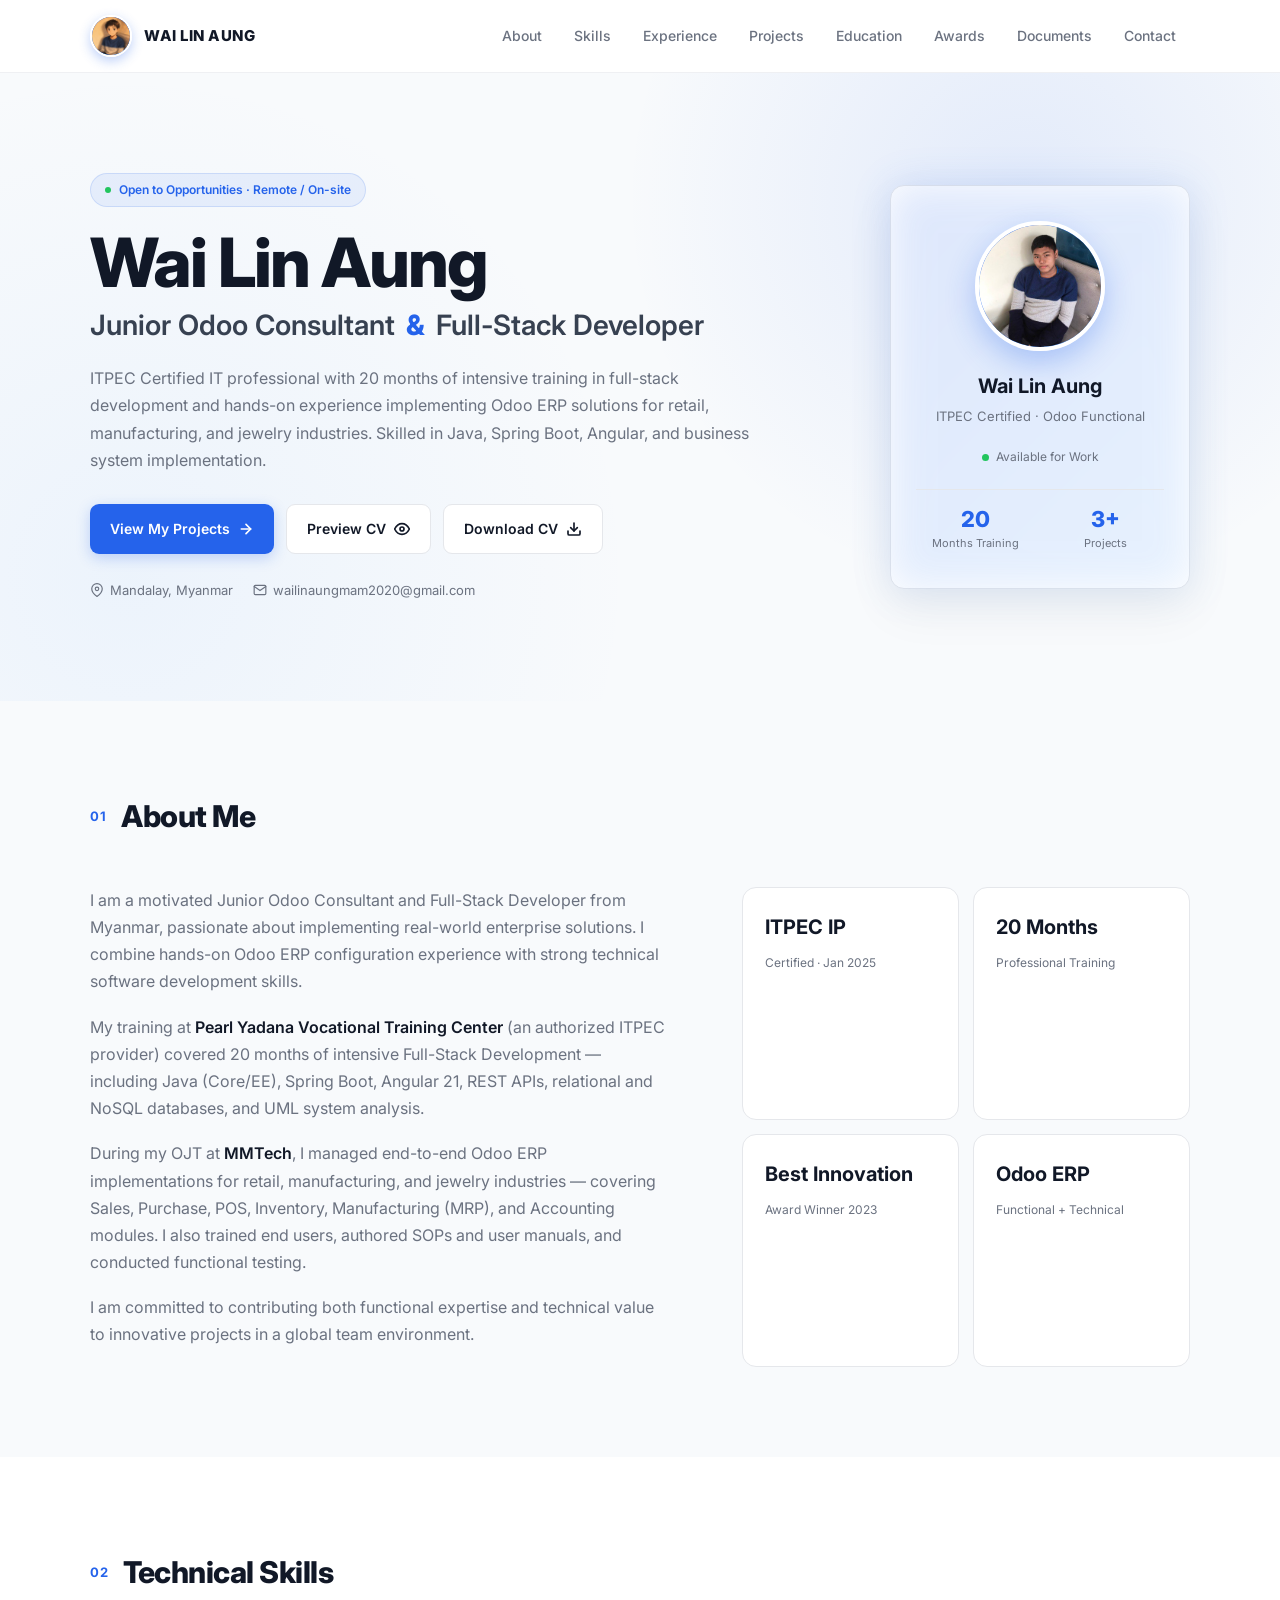
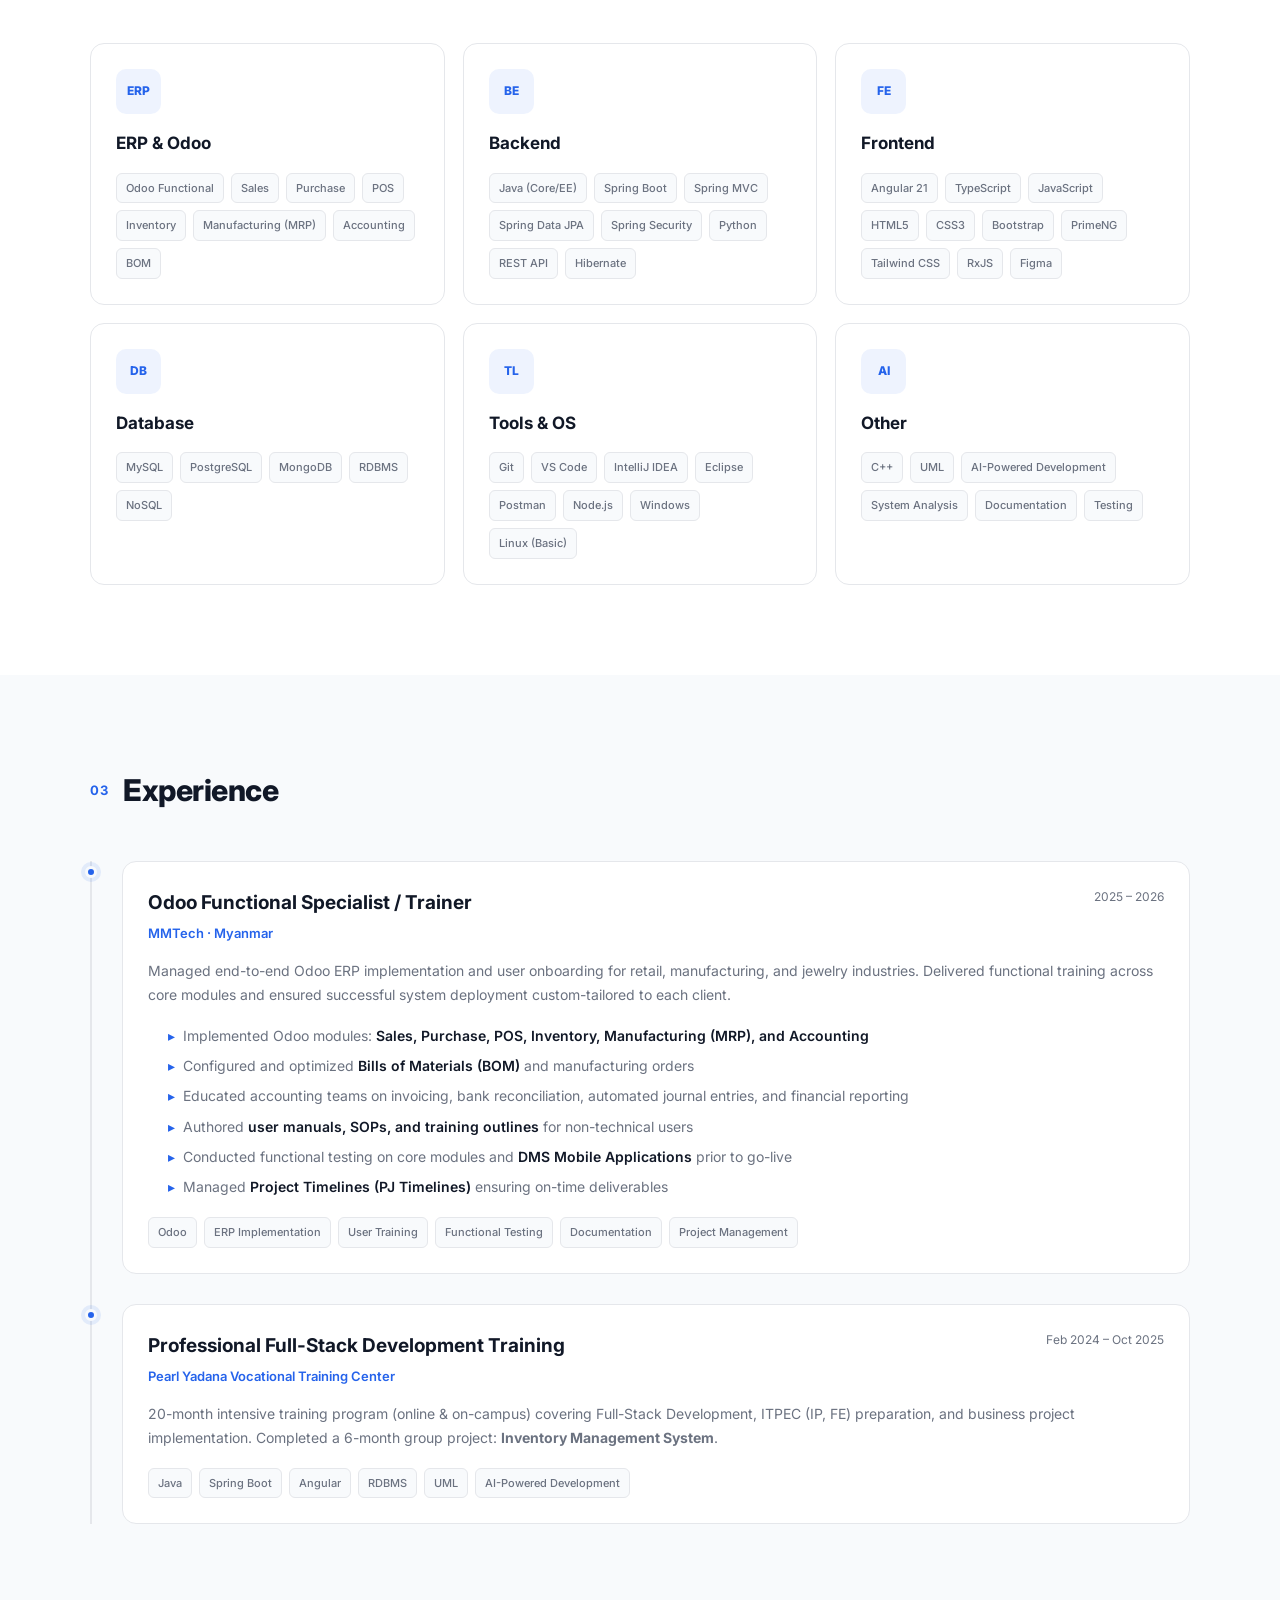
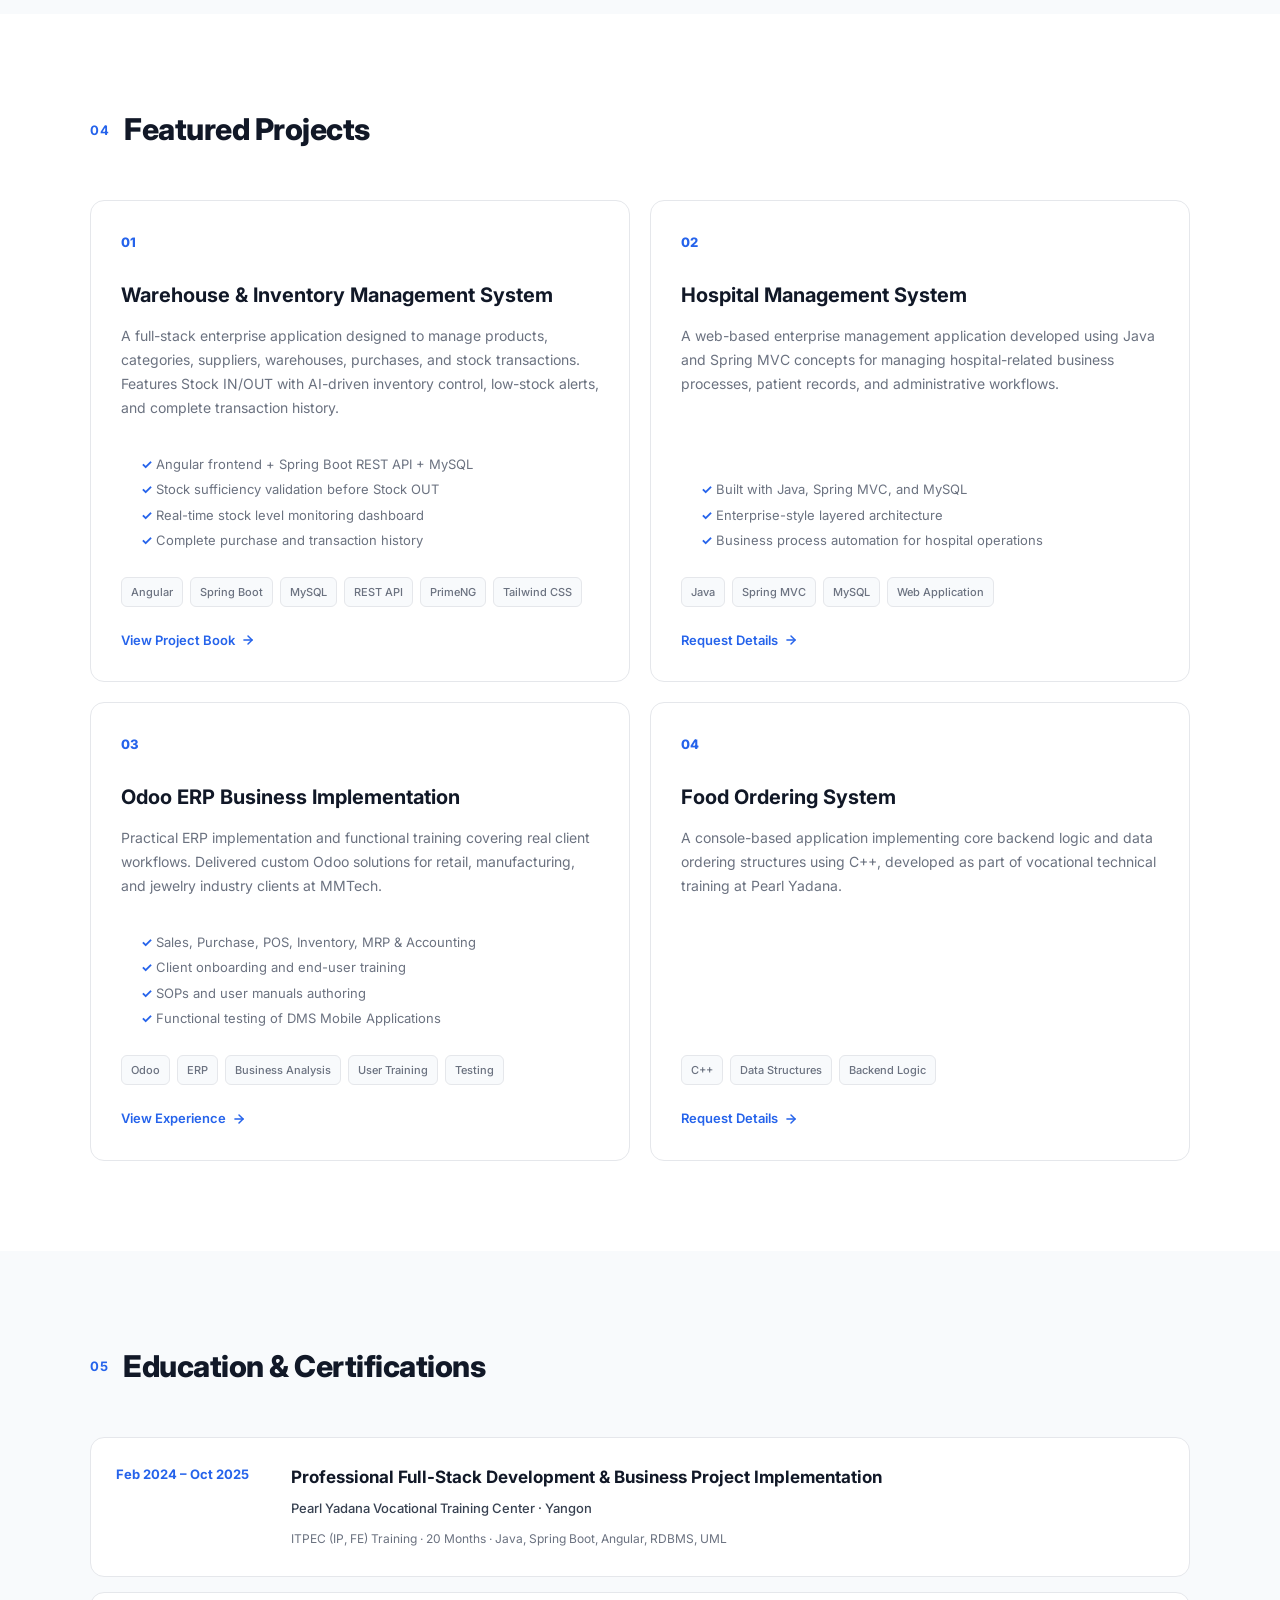
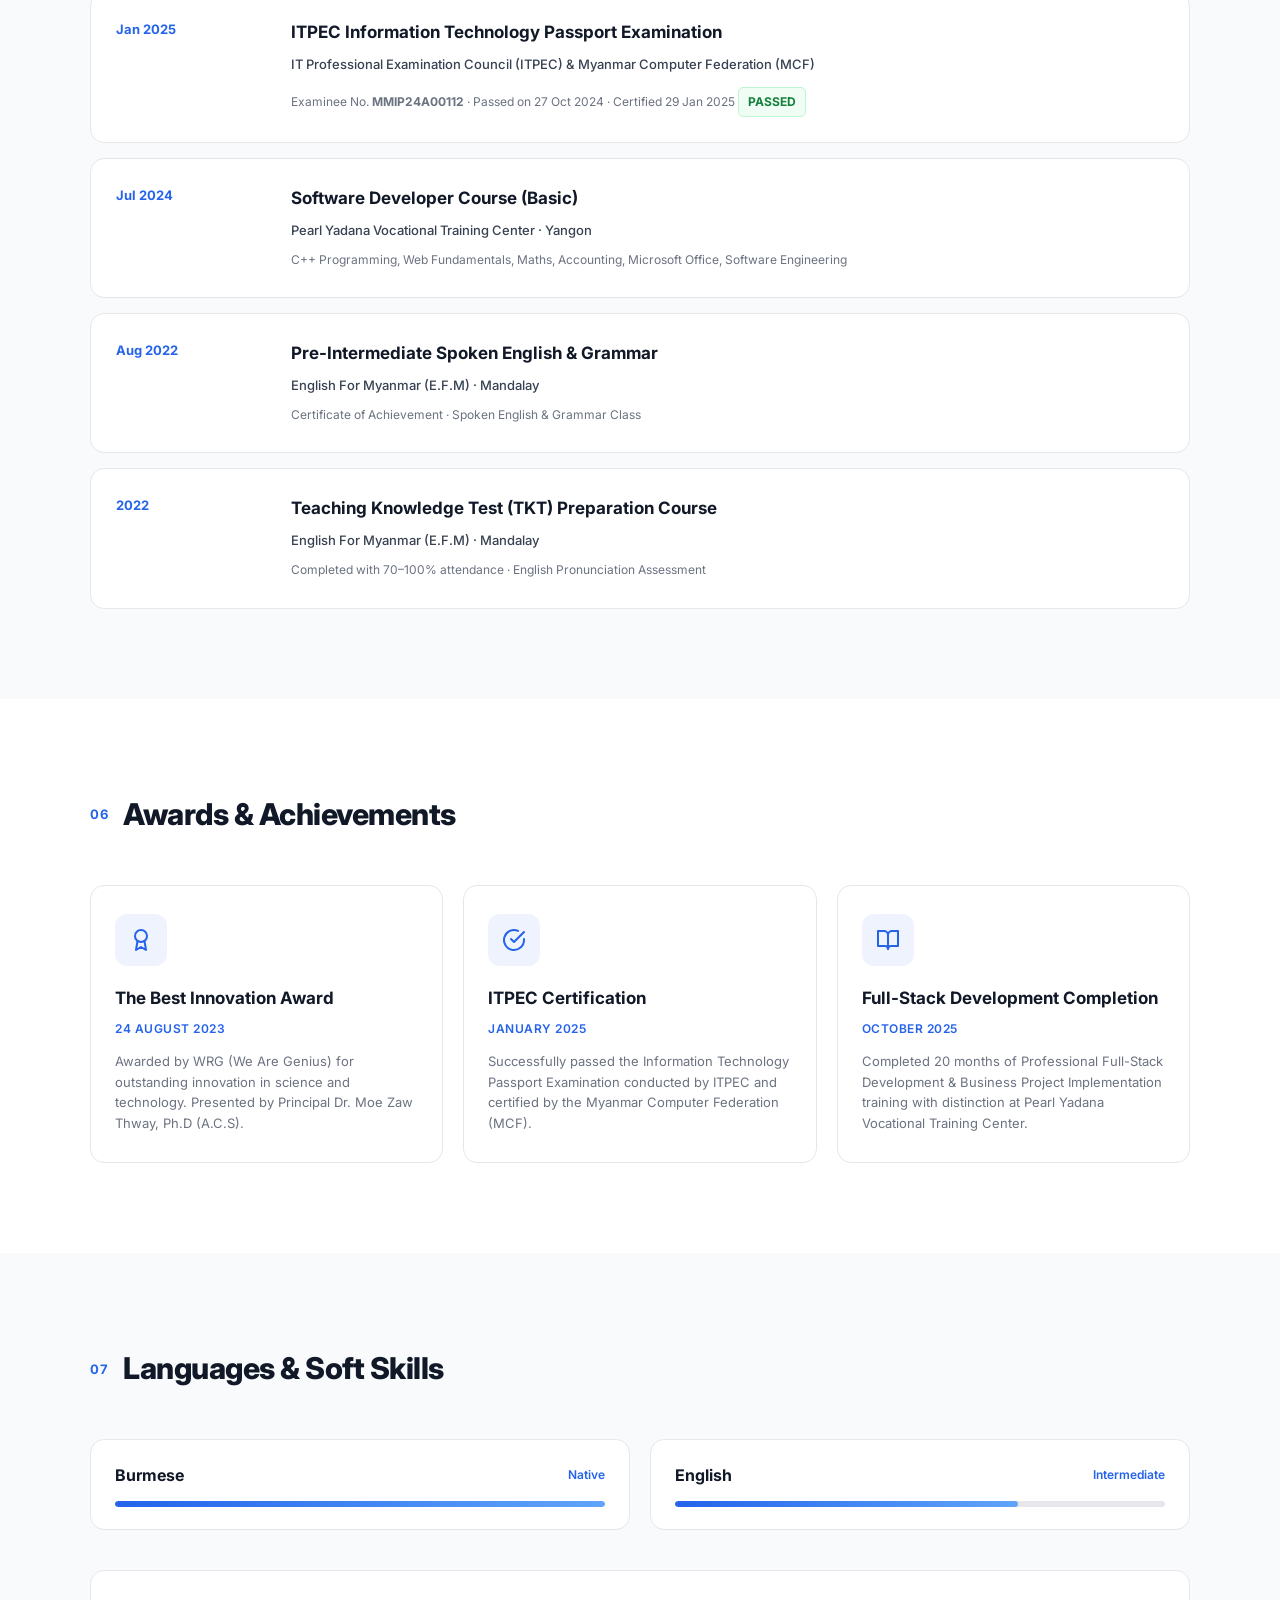
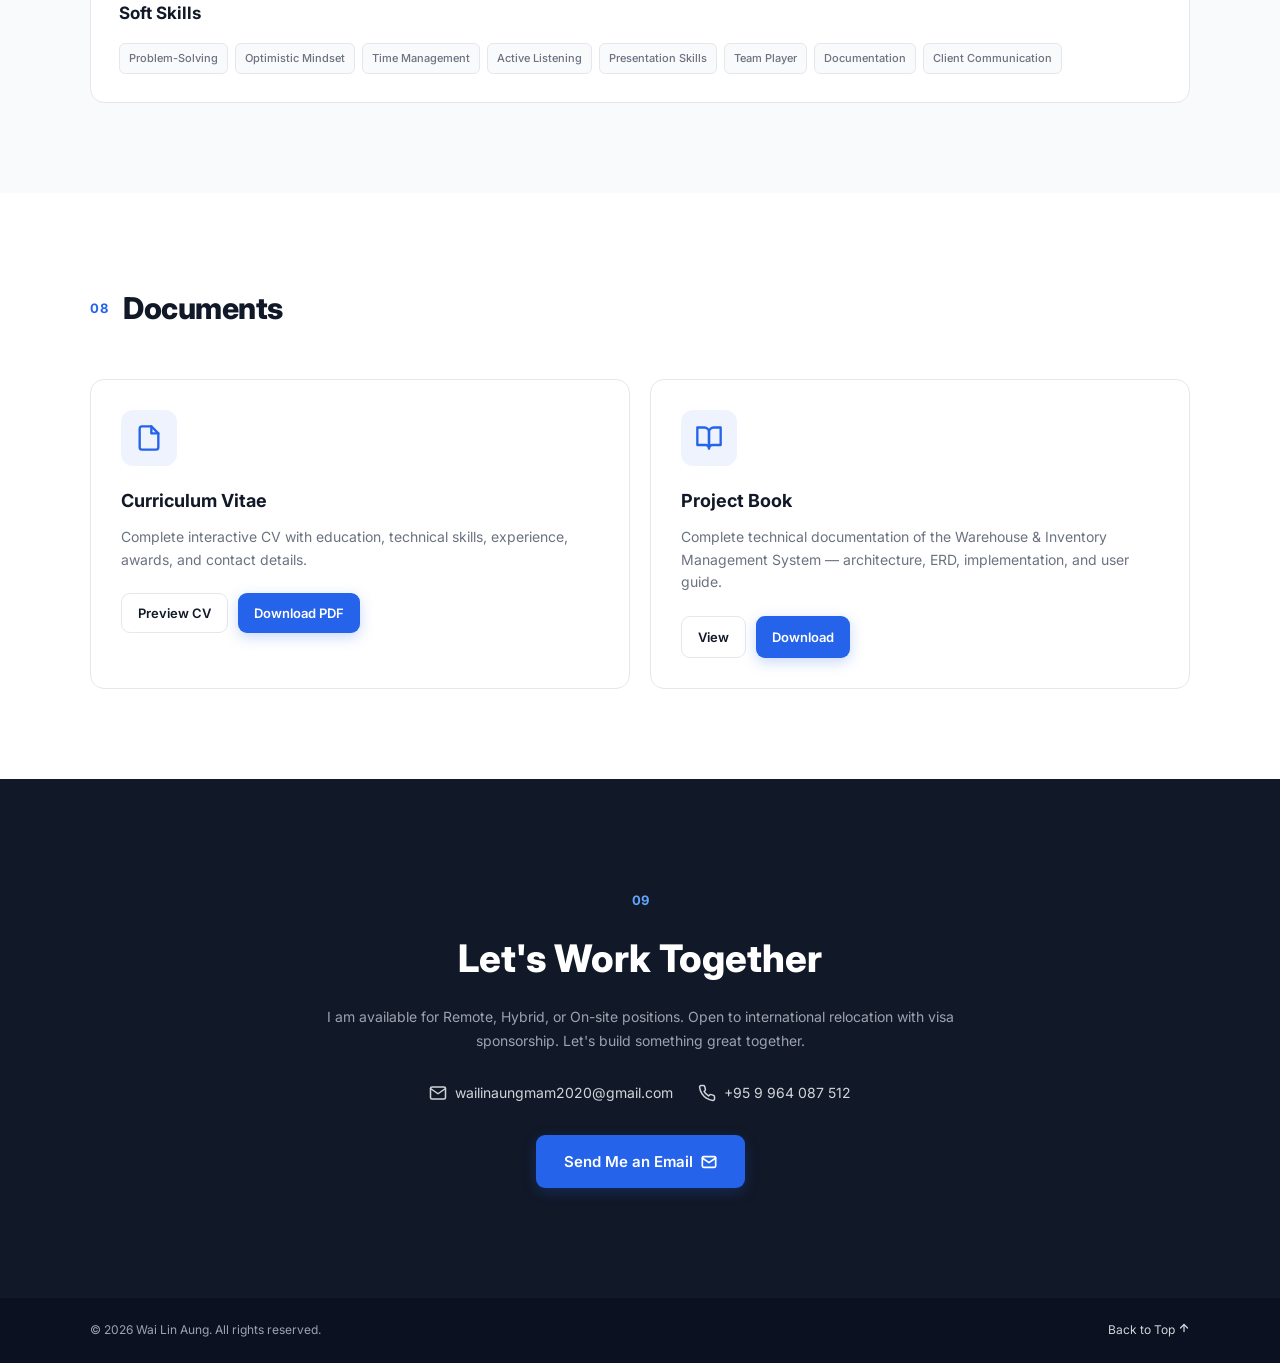
<file: index.html>
<!DOCTYPE html>
<html lang="en">
<head>
    <meta charset="UTF-8">
    <meta name="viewport" content="width=device-width, initial-scale=1.0">
    <meta name="description" content="Wai Lin Aung - Junior Odoo Consultant & Full-Stack Developer. ITPEC Certified IT professional with hands-on Odoo ERP implementation and full-stack software development experience.">
    <meta name="theme-color" content="#2563eb">
    <meta name="author" content="Wai Lin Aung">

    <title>Wai Lin Aung | Odoo Consultant & Full-Stack Developer</title>

    <!-- Google Font -->
    <link rel="preconnect" href="https://fonts.googleapis.com">
    <link rel="preconnect" href="https://fonts.gstatic.com" crossorigin>
    <link href="https://fonts.googleapis.com/css2?family=Inter:wght@400;500;600;700;800&display=swap" rel="stylesheet">

    <!-- Stylesheet -->
    <link rel="stylesheet" href="style.css">

    <!-- CV Preview Modal Styles -->
    <style>
        .cv-modal {
            position: fixed;
            inset: 0;
            z-index: 9999;
            background: rgba(15, 23, 42, 0.82);
            backdrop-filter: blur(6px);
            display: flex;
            align-items: center;
            justify-content: center;
            padding: 20px;
            opacity: 0;
            visibility: hidden;
            transition: opacity 0.25s ease, visibility 0.25s ease;
        }

        .cv-modal.active {
            opacity: 1;
            visibility: visible;
        }

        .cv-modal__box {
            background: #1e293b;
            width: 100%;
            max-width: 1020px;
            height: 90vh;
            border-radius: 16px;
            overflow: hidden;
            display: flex;
            flex-direction: column;
            box-shadow: 0 25px 50px -12px rgba(0, 0, 0, 0.5);
            border: 1px solid rgba(255, 255, 255, 0.12);
            transform: translateY(15px) scale(0.98);
            transition: transform 0.25s ease;
        }

        .cv-modal.active .cv-modal__box {
            transform: translateY(0) scale(1);
        }

        .cv-modal__header {
            display: flex;
            align-items: center;
            justify-content: space-between;
            padding: 12px 20px;
            background: #0f172a;
            color: #f8fafc;
            border-bottom: 1px solid rgba(255, 255, 255, 0.1);
        }

        .cv-modal__title {
            font-size: 0.95rem;
            font-weight: 600;
            display: flex;
            align-items: center;
            gap: 8px;
            margin: 0;
        }

        .cv-modal__actions {
            display: flex;
            align-items: center;
            gap: 10px;
        }

        .cv-modal__btn {
            background: #2563eb;
            color: #ffffff;
            border: none;
            padding: 6px 14px;
            border-radius: 8px;
            font-size: 0.82rem;
            font-weight: 500;
            cursor: pointer;
            text-decoration: none;
            display: inline-flex;
            align-items: center;
            gap: 6px;
            transition: background 0.2s;
        }

        .cv-modal__btn:hover {
            background: #1d4ed8;
        }

        .cv-modal__close {
            background: rgba(255, 255, 255, 0.1);
            color: #ffffff;
            border: none;
            width: 34px;
            height: 34px;
            border-radius: 8px;
            cursor: pointer;
            display: inline-flex;
            align-items: center;
            justify-content: center;
            font-size: 1.2rem;
            transition: background 0.2s;
        }

        .cv-modal__close:hover {
            background: #ef4444;
        }

        .cv-modal__body {
            flex: 1;
            width: 100%;
            background: #e2e8f0;
        }

        .cv-modal__iframe {
            width: 100%;
            height: 100%;
            border: none;
            display: block;
        }

        @media (max-width: 640px) {
            .cv-modal {
                padding: 8px;
            }
            .cv-modal__box {
                height: 94vh;
                border-radius: 12px;
            }
            .cv-modal__header {
                padding: 10px 14px;
            }
            .cv-modal__title span {
                display: none;
            }
        }
    </style>
</head>

<body>

    <!-- ================= NAVIGATION ================= -->
    <header class="navbar" id="navbar">
        <div class="container navbar__content">

            <a href="#home" class="logo">
                <span class="logo__avatar">
                    <img src="assets/animation.jpg" alt="Wai Lin Aung" class="logo__avatar-img">
                </span>
                <span class="logo__text">WAI LIN AUNG</span>
            </a>

            <button class="nav-toggle" aria-label="Toggle navigation" aria-expanded="false">
                <span></span>
                <span></span>
                <span></span>
            </button>

            <nav class="nav" id="nav">
                <a href="#about" class="nav__link">About</a>
                <a href="#skills" class="nav__link">Skills</a>
                <a href="#experience" class="nav__link">Experience</a>
                <a href="#projects" class="nav__link">Projects</a>
                <a href="#education" class="nav__link">Education</a>
                <a href="#awards" class="nav__link">Awards</a>
                <a href="#documents" class="nav__link">Documents</a>
                <a href="#contact" class="nav__link">Contact</a>
            </nav>

        </div>
    </header>


    <main>

        <!-- ================= HERO ================= -->
        <section id="home" class="hero">
            <div class="container hero__content">

                <div class="hero__text reveal">

                    <span class="hero__badge">
                        <span class="hero__badge-dot"></span>
                        Open to Opportunities · Remote / On-site
                    </span>

                    <h1>
                        Wai Lin Aung
                    </h1>

                    <h2>
                        Junior Odoo Consultant
                        <span>&</span>
                        Full-Stack Developer
                    </h2>

                    <p>
                        ITPEC Certified IT professional with 20 months of intensive training
                        in full-stack development and hands-on experience implementing
                        Odoo ERP solutions for retail, manufacturing, and jewelry industries.
                        Skilled in Java, Spring Boot, Angular, and business system implementation.
                    </p>

                    <div class="hero__buttons">
                        <a href="#projects" class="btn btn--primary">
                            View My Projects
                            <svg width="16" height="16" viewBox="0 0 24 24" fill="none" stroke="currentColor" stroke-width="2.5" stroke-linecap="round" stroke-linejoin="round"><line x1="5" y1="12" x2="19" y2="12"/><polyline points="12 5 19 12 12 19"/></svg>
                        </a>

                        <!-- PREVIEW CV BUTTON (Opens Interactive HTML CV Modal) -->
                        <button type="button" class="btn btn--outline" onclick="openCVModal()" style="cursor: pointer;">
                            Preview CV
                            <svg width="16" height="16" viewBox="0 0 24 24" fill="none" stroke="currentColor" stroke-width="2.5" stroke-linecap="round" stroke-linejoin="round"><path d="M1 12s4-8 11-8 11 8 11 8-4 8-11 8-11-8-11-8z"/><circle cx="12" cy="12" r="3"/></svg>
                        </button>

                        <!-- DOWNLOAD PDF CV BUTTON -->
                        <a href="assets/Wai_Lin_Aung_Web_Developer_CV.pdf" class="btn btn--outline" download>
                            Download CV
                            <svg width="16" height="16" viewBox="0 0 24 24" fill="none" stroke="currentColor" stroke-width="2.5" stroke-linecap="round" stroke-linejoin="round"><path d="M21 15v4a2 2 0 0 1-2 2H5a2 2 0 0 1-2-2v-4"/><polyline points="7 10 12 15 17 10"/><line x1="12" y1="15" x2="12" y2="3"/></svg>
                        </a>
                    </div>

                    <div class="hero__meta">
                        <span>
                            <svg width="14" height="14" viewBox="0 0 24 24" fill="none" stroke="currentColor" stroke-width="2" stroke-linecap="round" stroke-linejoin="round"><path d="M21 10c0 7-9 13-9 13s-9-6-9-13a9 9 0 0 1 18 0z"/><circle cx="12" cy="10" r="3"/></svg>
                            Mandalay, Myanmar
                        </span>
                        <span>
                            <svg width="14" height="14" viewBox="0 0 24 24" fill="none" stroke="currentColor" stroke-width="2" stroke-linecap="round" stroke-linejoin="round"><path d="M4 4h16c1.1 0 2 .9 2 2v12c0 1.1-.9 2-2 2H4c-1.1 0-2-.9-2-2V6c0-1.1.9-2 2-2z"/><polyline points="22,6 12,13 2,6"/></svg>
                            wailinaungmam2020@gmail.com
                        </span>
                    </div>

                </div>

                <div class="hero__card reveal">
                    <div class="hero__card-glow"></div>

                    <div class="profile-real">
                        <img src="assets/realphoto.jpg" alt="Wai Lin Aung" class="profile-real__img">
                    </div>

                    <h3>
                        Wai Lin Aung
                    </h3>

                    <p>
                        ITPEC Certified · Odoo Functional
                    </p>

                    <div class="status">
                        <span class="status__dot"></span>
                        Available for Work
                    </div>

                    <div class="hero__card-stats">
                        <div>
                            <strong>20</strong>
                            <span>Months Training</span>
                        </div>
                        <div>
                            <strong>3+</strong>
                            <span>Projects</span>
                        </div>
                    </div>

                </div>

            </div>
        </section>


        <!-- ================= ABOUT ================= -->
        <section id="about" class="section section--light">
            <div class="container">

                <div class="section__heading reveal">
                    <span>01</span>
                    <h2>About Me</h2>
                </div>

                <div class="about">

                    <div class="about__text reveal">
                        <p>
                            I am a motivated Junior Odoo Consultant and Full-Stack Developer
                            from Myanmar, passionate about implementing real-world enterprise
                            solutions. I combine hands-on Odoo ERP configuration experience
                            with strong technical software development skills.
                        </p>

                        <p>
                            My training at <strong>Pearl Yadana Vocational Training Center</strong>
                            (an authorized ITPEC provider) covered 20 months of intensive
                            Full-Stack Development — including Java (Core/EE), Spring Boot,
                            Angular 21, REST APIs, relational and NoSQL databases, and UML
                            system analysis.
                        </p>

                        <p>
                            During my OJT at <strong>MMTech</strong>, I managed end-to-end
                            Odoo ERP implementations for retail, manufacturing, and jewelry
                            industries — covering Sales, Purchase, POS, Inventory, Manufacturing
                            (MRP), and Accounting modules. I also trained end users, authored
                            SOPs and user manuals, and conducted functional testing.
                        </p>

                        <p>
                            I am committed to contributing both functional expertise and
                            technical value to innovative projects in a global team environment.
                        </p>
                    </div>

                    <div class="about__highlights reveal">

                        <div class="highlight">
                            <strong>ITPEC IP</strong>
                            <span>Certified · Jan 2025</span>
                        </div>

                        <div class="highlight">
                            <strong>20 Months</strong>
                            <span>Professional Training</span>
                        </div>

                        <div class="highlight">
                            <strong>Best Innovation</strong>
                            <span>Award Winner 2023</span>
                        </div>

                        <div class="highlight">
                            <strong>Odoo ERP</strong>
                            <span>Functional + Technical</span>
                        </div>

                    </div>

                </div>

            </div>
        </section>


        <!-- ================= SKILLS ================= -->
        <section id="skills" class="section">
            <div class="container">

                <div class="section__heading reveal">
                    <span>02</span>
                    <h2>Technical Skills</h2>
                </div>

                <div class="skills-grid">

                    <div class="skill-card reveal">
                        <div class="skill-card__icon">ERP</div>
                        <h3>ERP & Odoo</h3>

                        <div class="tags">
                            <span>Odoo Functional</span>
                            <span>Sales</span>
                            <span>Purchase</span>
                            <span>POS</span>
                            <span>Inventory</span>
                            <span>Manufacturing (MRP)</span>
                            <span>Accounting</span>
                            <span>BOM</span>
                        </div>
                    </div>

                    <div class="skill-card reveal">
                        <div class="skill-card__icon">BE</div>
                        <h3>Backend</h3>

                        <div class="tags">
                            <span>Java (Core/EE)</span>
                            <span>Spring Boot</span>
                            <span>Spring MVC</span>
                            <span>Spring Data JPA</span>
                            <span>Spring Security</span>
                            <span>Python</span>
                            <span>REST API</span>
                            <span>Hibernate</span>
                        </div>
                    </div>

                    <div class="skill-card reveal">
                        <div class="skill-card__icon">FE</div>
                        <h3>Frontend</h3>

                        <div class="tags">
                            <span>Angular 21</span>
                            <span>TypeScript</span>
                            <span>JavaScript</span>
                            <span>HTML5</span>
                            <span>CSS3</span>
                            <span>Bootstrap</span>
                            <span>PrimeNG</span>
                            <span>Tailwind CSS</span>
                            <span>RxJS</span>
                            <span>Figma</span>
                        </div>
                    </div>

                    <div class="skill-card reveal">
                        <div class="skill-card__icon">DB</div>
                        <h3>Database</h3>

                        <div class="tags">
                            <span>MySQL</span>
                            <span>PostgreSQL</span>
                            <span>MongoDB</span>
                            <span>RDBMS</span>
                            <span>NoSQL</span>
                        </div>
                    </div>

                    <div class="skill-card reveal">
                        <div class="skill-card__icon">TL</div>
                        <h3>Tools & OS</h3>

                        <div class="tags">
                            <span>Git</span>
                            <span>VS Code</span>
                            <span>IntelliJ IDEA</span>
                            <span>Eclipse</span>
                            <span>Postman</span>
                            <span>Node.js</span>
                            <span>Windows</span>
                            <span>Linux (Basic)</span>
                        </div>
                    </div>

                    <div class="skill-card reveal">
                        <div class="skill-card__icon">AI</div>
                        <h3>Other</h3>

                        <div class="tags">
                            <span>C++</span>
                            <span>UML</span>
                            <span>AI-Powered Development</span>
                            <span>System Analysis</span>
                            <span>Documentation</span>
                            <span>Testing</span>
                        </div>
                    </div>

                </div>

            </div>
        </section>


        <!-- ================= EXPERIENCE ================= -->
        <section id="experience" class="section section--light">
            <div class="container">

                <div class="section__heading reveal">
                    <span>03</span>
                    <h2>Experience</h2>
                </div>

                <div class="timeline">

                    <article class="timeline__item reveal">

                        <div class="timeline__dot"></div>

                        <div class="timeline__content">

                            <div class="timeline__top">
                                <div>
                                    <h3>
                                        Odoo Functional Specialist / Trainer
                                    </h3>

                                    <p class="company">
                                        MMTech · Myanmar
                                    </p>
                                </div>

                                <span class="date">
                                    2025 – 2026
                                </span>
                            </div>

                            <p>
                                Managed end-to-end Odoo ERP implementation and user onboarding
                                for retail, manufacturing, and jewelry industries. Delivered
                                functional training across core modules and ensured successful
                                system deployment custom-tailored to each client.
                            </p>

                            <ul class="experience-list">
                                <li>Implemented Odoo modules: <strong>Sales, Purchase, POS, Inventory, Manufacturing (MRP), and Accounting</strong></li>
                                <li>Configured and optimized <strong>Bills of Materials (BOM)</strong> and manufacturing orders</li>
                                <li>Educated accounting teams on invoicing, bank reconciliation, automated journal entries, and financial reporting</li>
                                <li>Authored <strong>user manuals, SOPs, and training outlines</strong> for non-technical users</li>
                                <li>Conducted functional testing on core modules and <strong>DMS Mobile Applications</strong> prior to go-live</li>
                                <li>Managed <strong>Project Timelines (PJ Timelines)</strong> ensuring on-time deliverables</li>
                            </ul>

                            <div class="tags">
                                <span>Odoo</span>
                                <span>ERP Implementation</span>
                                <span>User Training</span>
                                <span>Functional Testing</span>
                                <span>Documentation</span>
                                <span>Project Management</span>
                            </div>

                        </div>

                    </article>


                    <article class="timeline__item reveal">

                        <div class="timeline__dot"></div>

                        <div class="timeline__content">

                            <div class="timeline__top">
                                <div>
                                    <h3>
                                        Professional Full-Stack Development Training
                                    </h3>

                                    <p class="company">
                                        Pearl Yadana Vocational Training Center
                                    </p>
                                </div>

                                <span class="date">
                                    Feb 2024 – Oct 2025
                                </span>
                            </div>

                            <p>
                                20-month intensive training program (online & on-campus)
                                covering Full-Stack Development, ITPEC (IP, FE) preparation,
                                and business project implementation. Completed a 6-month
                                group project: <strong>Inventory Management System</strong>.
                            </p>

                            <div class="tags">
                                <span>Java</span>
                                <span>Spring Boot</span>
                                <span>Angular</span>
                                <span>RDBMS</span>
                                <span>UML</span>
                                <span>AI-Powered Development</span>
                            </div>

                        </div>

                    </article>

                </div>

            </div>
        </section>


        <!-- ================= PROJECTS ================= -->
        <section id="projects" class="section">
            <div class="container">

                <div class="section__heading reveal">
                    <span>04</span>
                    <h2>Featured Projects</h2>
                </div>

                <div class="projects-grid">

                    <!-- Project 1 -->
                    <article class="project-card reveal">

                        <div class="project-card__number">
                            01
                        </div>

                        <h3>
                            Warehouse & Inventory Management System
                        </h3>

                        <p>
                            A full-stack enterprise application designed to manage products,
                            categories, suppliers, warehouses, purchases, and stock transactions.
                            Features Stock IN/OUT with AI-driven inventory control, low-stock
                            alerts, and complete transaction history.
                        </p>

                        <ul class="project-features">
                            <li>Angular frontend + Spring Boot REST API + MySQL</li>
                            <li>Stock sufficiency validation before Stock OUT</li>
                            <li>Real-time stock level monitoring dashboard</li>
                            <li>Complete purchase and transaction history</li>
                        </ul>

                        <div class="tags">
                            <span>Angular</span>
                            <span>Spring Boot</span>
                            <span>MySQL</span>
                            <span>REST API</span>
                            <span>PrimeNG</span>
                            <span>Tailwind CSS</span>
                        </div>

                        <a href="assets/Warehouse_Project_Book.pdf" target="_blank" rel="noopener" class="project-link">
                            View Project Book
                            <svg width="14" height="14" viewBox="0 0 24 24" fill="none" stroke="currentColor" stroke-width="2.5" stroke-linecap="round" stroke-linejoin="round"><line x1="5" y1="12" x2="19" y2="12"/><polyline points="12 5 19 12 12 19"/></svg>
                        </a>

                    </article>


                    <!-- Project 2 -->
                    <article class="project-card reveal">

                        <div class="project-card__number">
                            02
                        </div>

                        <h3>
                            Hospital Management System
                        </h3>

                        <p>
                            A web-based enterprise management application developed using
                            Java and Spring MVC concepts for managing hospital-related
                            business processes, patient records, and administrative workflows.
                        </p>

                        <ul class="project-features">
                            <li>Built with Java, Spring MVC, and MySQL</li>
                            <li>Enterprise-style layered architecture</li>
                            <li>Business process automation for hospital operations</li>
                        </ul>

                        <div class="tags">
                            <span>Java</span>
                            <span>Spring MVC</span>
                            <span>MySQL</span>
                            <span>Web Application</span>
                        </div>

                        <a href="#contact" class="project-link">
                            Request Details
                            <svg width="14" height="14" viewBox="0 0 24 24" fill="none" stroke="currentColor" stroke-width="2.5" stroke-linecap="round" stroke-linejoin="round"><line x1="5" y1="12" x2="19" y2="12"/><polyline points="12 5 19 12 12 19"/></svg>
                        </a>

                    </article>


                    <!-- Project 3 -->
                    <article class="project-card reveal">

                        <div class="project-card__number">
                            03
                        </div>

                        <h3>
                            Odoo ERP Business Implementation
                        </h3>

                        <p>
                            Practical ERP implementation and functional training covering
                            real client workflows. Delivered custom Odoo solutions for
                            retail, manufacturing, and jewelry industry clients at MMTech.
                        </p>

                        <ul class="project-features">
                            <li>Sales, Purchase, POS, Inventory, MRP & Accounting</li>
                            <li>Client onboarding and end-user training</li>
                            <li>SOPs and user manuals authoring</li>
                            <li>Functional testing of DMS Mobile Applications</li>
                        </ul>

                        <div class="tags">
                            <span>Odoo</span>
                            <span>ERP</span>
                            <span>Business Analysis</span>
                            <span>User Training</span>
                            <span>Testing</span>
                        </div>

                        <a href="#experience" class="project-link">
                            View Experience
                            <svg width="14" height="14" viewBox="0 0 24 24" fill="none" stroke="currentColor" stroke-width="2.5" stroke-linecap="round" stroke-linejoin="round"><line x1="5" y1="12" x2="19" y2="12"/><polyline points="12 5 19 12 12 19"/></svg>
                        </a>

                    </article>


                    <!-- Project 4 -->
                    <article class="project-card reveal">

                        <div class="project-card__number">
                            04
                        </div>

                        <h3>
                            Food Ordering System
                        </h3>

                        <p>
                            A console-based application implementing core backend logic
                            and data ordering structures using C++, developed as part of
                            vocational technical training at Pearl Yadana.
                        </p>

                        <div class="tags">
                            <span>C++</span>
                            <span>Data Structures</span>
                            <span>Backend Logic</span>
                        </div>

                        <a href="#contact" class="project-link">
                            Request Details
                            <svg width="14" height="14" viewBox="0 0 24 24" fill="none" stroke="currentColor" stroke-width="2.5" stroke-linecap="round" stroke-linejoin="round"><line x1="5" y1="12" x2="19" y2="12"/><polyline points="12 5 19 12 12 19"/></svg>
                        </a>

                    </article>

                </div>

            </div>
        </section>


        <!-- ================= EDUCATION ================= -->
        <section id="education" class="section section--light">
            <div class="container">

                <div class="section__heading reveal">
                    <span>05</span>
                    <h2>Education & Certifications</h2>
                </div>

                <div class="education-list">

                    <article class="education-card reveal">
                        <div class="education-card__year">
                            Feb 2024 – Oct 2025
                        </div>

                        <div>
                            <h3>
                                Professional Full-Stack Development &
                                Business Project Implementation
                            </h3>

                            <p>
                                Pearl Yadana Vocational Training Center · Yangon
                            </p>

                            <span>
                                ITPEC (IP, FE) Training · 20 Months ·
                                Java, Spring Boot, Angular, RDBMS, UML
                            </span>
                        </div>
                    </article>


                    <article class="education-card reveal">
                        <div class="education-card__year">
                            Jan 2025
                        </div>

                        <div>
                            <h3>
                                ITPEC Information Technology Passport Examination
                            </h3>

                            <p>
                                IT Professional Examination Council (ITPEC) &
                                Myanmar Computer Federation (MCF)
                            </p>

                            <span>
                                Examinee No. <strong>MMIP24A00112</strong> ·
                                Passed on 27 Oct 2024 · Certified 29 Jan 2025
                            </span>

                            <span class="certificate">
                                PASSED
                            </span>
                        </div>
                    </article>


                    <article class="education-card reveal">
                        <div class="education-card__year">
                            Jul 2024
                        </div>

                        <div>
                            <h3>
                                Software Developer Course (Basic)
                            </h3>

                            <p>
                                Pearl Yadana Vocational Training Center · Yangon
                            </p>

                            <span>
                                C++ Programming, Web Fundamentals, Maths,
                                Accounting, Microsoft Office, Software Engineering
                            </span>
                        </div>
                    </article>


                    <article class="education-card reveal">
                        <div class="education-card__year">
                            Aug 2022
                        </div>

                        <div>
                            <h3>
                                Pre-Intermediate Spoken English & Grammar
                            </h3>

                            <p>
                                English For Myanmar (E.F.M) · Mandalay
                            </p>

                            <span>
                                Certificate of Achievement · Spoken English
                                & Grammar Class
                            </span>
                        </div>
                    </article>


                    <article class="education-card reveal">
                        <div class="education-card__year">
                            2022
                        </div>

                        <div>
                            <h3>
                                Teaching Knowledge Test (TKT) Preparation Course
                            </h3>

                            <p>
                                English For Myanmar (E.F.M) · Mandalay
                            </p>

                            <span>
                                Completed with 70–100% attendance ·
                                English Pronunciation Assessment
                            </span>
                        </div>
                    </article>

                </div>

            </div>
        </section>


        <!-- ================= AWARDS ================= -->
        <section id="awards" class="section">
            <div class="container">

                <div class="section__heading reveal">
                    <span>06</span>
                    <h2>Awards & Achievements</h2>
                </div>

                <div class="awards-grid">

                    <article class="award-card reveal">
                        <div class="award-card__icon">
                            <svg width="24" height="24" viewBox="0 0 24 24" fill="none" stroke="currentColor" stroke-width="2" stroke-linecap="round" stroke-linejoin="round"><circle cx="12" cy="8" r="6"/><path d="M15.477 12.89 17 22l-5-3-5 3 1.523-9.11"/></svg>
                        </div>

                        <h3>
                            The Best Innovation Award
                        </h3>

                        <p class="award-card__date">
                            24 August 2023
                        </p>

                        <p>
                            Awarded by WRG (We Are Genius) for outstanding innovation
                            in science and technology. Presented by Principal
                            Dr. Moe Zaw Thway, Ph.D (A.C.S).
                        </p>
                    </article>


                    <article class="award-card reveal">
                        <div class="award-card__icon">
                            <svg width="24" height="24" viewBox="0 0 24 24" fill="none" stroke="currentColor" stroke-width="2" stroke-linecap="round" stroke-linejoin="round"><path d="M22 11.08V12a10 10 0 1 1-5.93-9.14"/><polyline points="22 4 12 14.01 9 11.01"/></svg>
                        </div>

                        <h3>
                            ITPEC Certification
                        </h3>

                        <p class="award-card__date">
                            January 2025
                        </p>

                        <p>
                            Successfully passed the Information Technology Passport
                            Examination conducted by ITPEC and certified by the
                            Myanmar Computer Federation (MCF).
                        </p>
                    </article>


                    <article class="award-card reveal">
                        <div class="award-card__icon">
                            <svg width="24" height="24" viewBox="0 0 24 24" fill="none" stroke="currentColor" stroke-width="2" stroke-linecap="round" stroke-linejoin="round"><path d="M2 3h6a4 4 0 0 1 4 4v14a3 3 0 0 0-3-3H2z"/><path d="M22 3h-6a4 4 0 0 0-4 4v14a3 3 0 0 1 3-3h7z"/></svg>
                        </div>

                        <h3>
                            Full-Stack Development Completion
                        </h3>

                        <p class="award-card__date">
                            October 2025
                        </p>

                        <p>
                            Completed 20 months of Professional Full-Stack Development
                            & Business Project Implementation training with distinction
                            at Pearl Yadana Vocational Training Center.
                        </p>
                    </article>

                </div>

            </div>
        </section>


        <!-- ================= LANGUAGES ================= -->
        <section id="languages" class="section section--light">
            <div class="container">

                <div class="section__heading reveal">
                    <span>07</span>
                    <h2>Languages & Soft Skills</h2>
                </div>

                <div class="languages-grid">

                    <div class="language-card reveal">
                        <div class="language-card__header">
                            <h3>Burmese</h3>
                            <span class="language-card__level">Native</span>
                        </div>
                        <div class="language-bar">
                            <div class="language-bar__fill" style="width: 100%"></div>
                        </div>
                    </div>

                    <div class="language-card reveal">
                        <div class="language-card__header">
                            <h3>English</h3>
                            <span class="language-card__level">Intermediate</span>
                        </div>
                        <div class="language-bar">
                            <div class="language-bar__fill" style="width: 70%"></div>
                        </div>
                    </div>

                </div>

                <div class="soft-skills reveal">
                    <h3>Soft Skills</h3>
                    <div class="tags">
                        <span>Problem-Solving</span>
                        <span>Optimistic Mindset</span>
                        <span>Time Management</span>
                        <span>Active Listening</span>
                        <span>Presentation Skills</span>
                        <span>Team Player</span>
                        <span>Documentation</span>
                        <span>Client Communication</span>
                    </div>
                </div>

            </div>
        </section>


        <!-- ================= DOCUMENTS ================= -->
        <section id="documents" class="section">
            <div class="container">

                <div class="section__heading reveal">
                    <span>08</span>
                    <h2>Documents</h2>
                </div>

                <div class="documents-grid">

                    <article class="document-card reveal">
                        <div class="document-card__icon">
                            <svg width="28" height="28" viewBox="0 0 24 24" fill="none" stroke="currentColor" stroke-width="2" stroke-linecap="round" stroke-linejoin="round"><path d="M14 2H6a2 2 0 0 0-2 2v16a2 2 0 0 0 2 2h12a2 2 0 0 0 2-2V8z"/><polyline points="14 2 14 8 20 8"/></svg>
                        </div>

                        <h3>Curriculum Vitae</h3>
                        <p>
                            Complete interactive CV with education, technical skills, experience,
                            awards, and contact details.
                        </p>

                        <div class="document-card__actions">
                            <button type="button" onclick="openCVModal()" class="btn btn--outline btn--small" style="cursor: pointer;">
                                Preview CV
                            </button>
                            <a href="assets/WaiLinAung_CV.pdf" download class="btn btn--primary btn--small">
                                Download PDF
                            </a>
                        </div>
                    </article>


                    <article class="document-card reveal">
                        <div class="document-card__icon">
                            <svg width="28" height="28" viewBox="0 0 24 24" fill="none" stroke="currentColor" stroke-width="2" stroke-linecap="round" stroke-linejoin="round"><path d="M2 3h6a4 4 0 0 1 4 4v14a3 3 0 0 0-3-3H2z"/><path d="M22 3h-6a4 4 0 0 0-4 4v14a3 3 0 0 1 3-3h7z"/></svg>
                        </div>

                        <h3>Project Book</h3>
                        <p>
                            Complete technical documentation of the Warehouse &
                            Inventory Management System — architecture, ERD,
                            implementation, and user guide.
                        </p>

                        <div class="document-card__actions">
                            <a href="assets/Warehouse_Project_Book.pdf" target="_blank" rel="noopener" class="btn btn--outline btn--small">
                                View
                            </a>
                            <a href="assets/Warehouse_Project_Book.pdf" download class="btn btn--primary btn--small">
                                Download
                            </a>
                        </div>
                    </article>

                </div>

            </div>
        </section>


        <!-- ================= CONTACT ================= -->
        <section id="contact" class="contact">
            <div class="container contact__content reveal">

                <span class="contact__number">
                    09
                </span>

                <h2>
                    Let's Work Together
                </h2>

                <p>
                    I am available for Remote, Hybrid, or On-site positions.
                    Open to international relocation with visa sponsorship.
                    Let's build something great together.
                </p>

                <div class="contact__info">
                    <a href="mailto:wailinaungmam2020@gmail.com" class="contact__item">
                        <svg width="18" height="18" viewBox="0 0 24 24" fill="none" stroke="currentColor" stroke-width="2" stroke-linecap="round" stroke-linejoin="round"><path d="M4 4h16c1.1 0 2 .9 2 2v12c0 1.1-.9 2-2 2H4c-1.1 0-2-.9-2-2V6c0-1.1.9-2 2-2z"/><polyline points="22,6 12,13 2,6"/></svg>
                        wailinaungmam2020@gmail.com
                    </a>

                    <a href="tel:+959964087512" class="contact__item">
                        <svg width="18" height="18" viewBox="0 0 24 24" fill="none" stroke="currentColor" stroke-width="2" stroke-linecap="round" stroke-linejoin="round"><path d="M22 16.92v3a2 2 0 0 1-2.18 2 19.79 19.79 0 0 1-8.63-3.07 19.5 19.5 0 0 1-6-6 19.79 19.79 0 0 1-3.07-8.67A2 2 0 0 1 4.11 2h3a2 2 0 0 1 2 1.72 12.84 12.84 0 0 0 .7 2.81 2 2 0 0 1-.45 2.11L8.09 9.91a16 16 0 0 0 6 6l1.27-1.27a2 2 0 0 1 2.11-.45 12.84 12.84 0 0 0 2.81.7A2 2 0 0 1 22 16.92z"/></svg>
                        +95 9 964 087 512
                    </a>
                </div>

                <a href="mailto:wailinaungmam2020@gmail.com" class="btn btn--primary btn--large">
                    Send Me an Email
                    <svg width="16" height="16" viewBox="0 0 24 24" fill="none" stroke="currentColor" stroke-width="2.5" stroke-linecap="round" stroke-linejoin="round"><path d="M4 4h16c1.1 0 2 .9 2 2v12c0 1.1-.9 2-2 2H4c-1.1 0-2-.9-2-2V6c0-1.1.9-2 2-2z"/><polyline points="22,6 12,13 2,6"/></svg>
                </a>

            </div>
        </section>

    </main>


    <!-- ================= FOOTER ================= -->
    <footer class="footer">
        <div class="container footer__content">

            <p>
                © 2026 Wai Lin Aung. All rights reserved.
            </p>

            <div>
                <a href="#home" class="footer__top-link">
                    Back to Top
                    <svg width="12" height="12" viewBox="0 0 24 24" fill="none" stroke="currentColor" stroke-width="2.5" stroke-linecap="round" stroke-linejoin="round"><line x1="12" y1="19" x2="12" y2="5"/><polyline points="5 12 12 5 19 12"/></svg>
                </a>
            </div>

        </div>
    </footer>

    <!-- Back to top floating button -->
    <button class="back-to-top" id="backToTop" aria-label="Back to top">
        <svg width="18" height="18" viewBox="0 0 24 24" fill="none" stroke="currentColor" stroke-width="2.5" stroke-linecap="round" stroke-linejoin="round"><line x1="12" y1="19" x2="12" y2="5"/><polyline points="5 12 12 5 19 12"/></svg>
    </button>

    <!-- ================= CV PREVIEW MODAL ================= -->
    <div class="cv-modal" id="cvModal" aria-hidden="true">
        <div class="cv-modal__box" role="dialog" aria-modal="true" aria-label="Interactive CV Preview">
            <div class="cv-modal__header">
                <h4 class="cv-modal__title">
                    <svg width="18" height="18" viewBox="0 0 24 24" fill="none" stroke="#60a5fa" stroke-width="2" stroke-linecap="round" stroke-linejoin="round"><path d="M14 2H6a2 2 0 0 0-2 2v16a2 2 0 0 0 2 2h12a2 2 0 0 0 2-2V8z"/><polyline points="14 2 14 8 20 8"/></svg>
                    Wai Lin Aung — Interactive CV <span>(Desktop & Mobile View)</span>
                </h4>
                <div class="cv-modal__actions">
                    <a href="cvp.html" target="_blank" rel="noopener" class="cv-modal__btn">
                        Open in New Tab
                        <svg width="14" height="14" viewBox="0 0 24 24" fill="none" stroke="currentColor" stroke-width="2" stroke-linecap="round" stroke-linejoin="round"><path d="M18 13v6a2 2 0 0 1-2 2H5a2 2 0 0 1-2-2V8a2 2 0 0 1 2-2h6"/><polyline points="15 3 21 3 21 9"/><line x1="10" y1="14" x2="21" y2="3"/></svg>
                    </a>
                    <button type="button" class="cv-modal__close" onclick="closeCVModal()" aria-label="Close CV Preview">
                        &times;
                    </button>
                </div>
            </div>
            <div class="cv-modal__body">
                <!-- Loads your custom HTML/CSS CV code directly -->
                <iframe src="cvp.html" class="cv-modal__iframe" title="Wai Lin Aung Interactive CV"></iframe>
            </div>
        </div>
    </div>

    <!-- JavaScript -->
    <script src="main.js"></script>
    <script>
        function openCVModal() {
            const modal = document.getElementById('cvModal');
            modal.classList.add('active');
            modal.setAttribute('aria-hidden', 'false');
            document.body.style.overflow = 'hidden';
        }

        function closeCVModal() {
            const modal = document.getElementById('cvModal');
            modal.classList.remove('active');
            modal.setAttribute('aria-hidden', 'true');
            document.body.style.overflow = '';
        }

        // Close modal when clicking outside the box or pressing Escape
        document.getElementById('cvModal').addEventListener('click', function(e) {
            if (e.target === this) {
                closeCVModal();
            }
        });

        document.addEventListener('keydown', function(e) {
            if (e.key === 'Escape') {
                closeCVModal();
            }
        });
    </script>

</body>
</html>
</file>
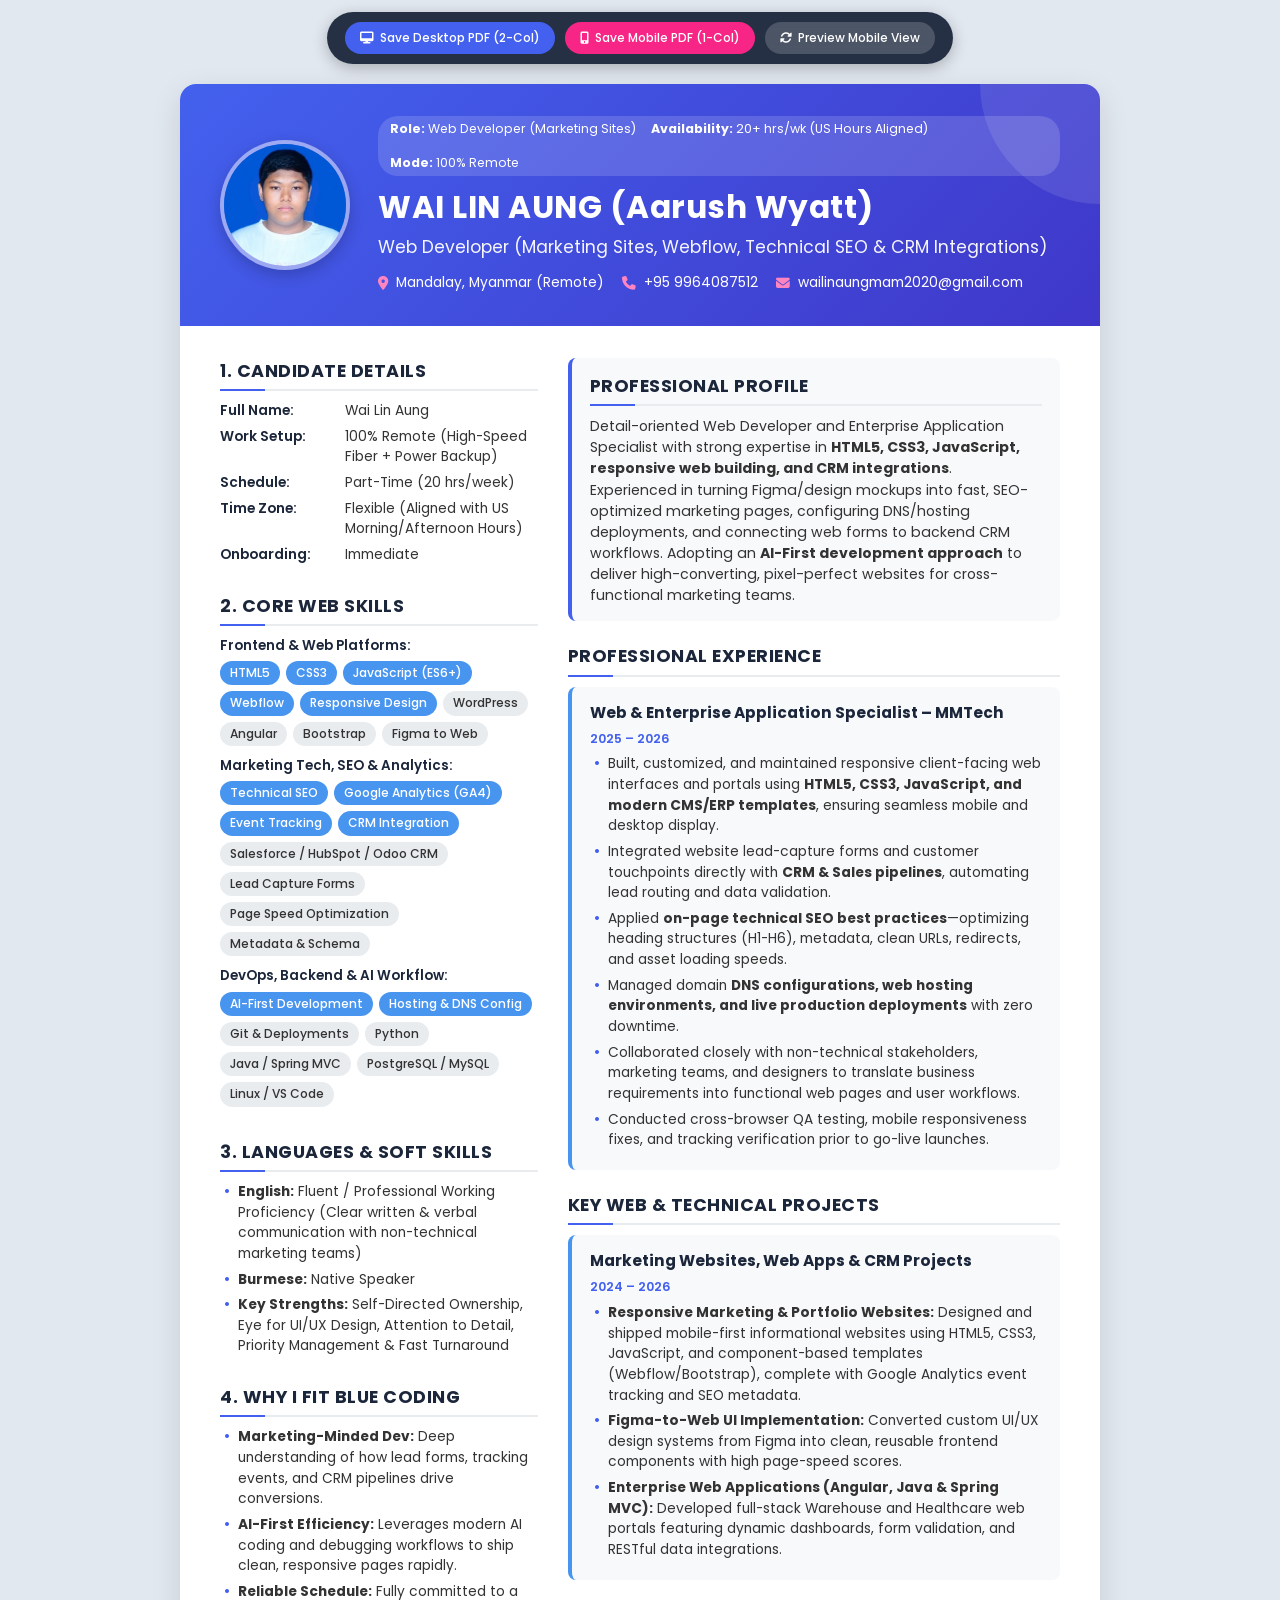
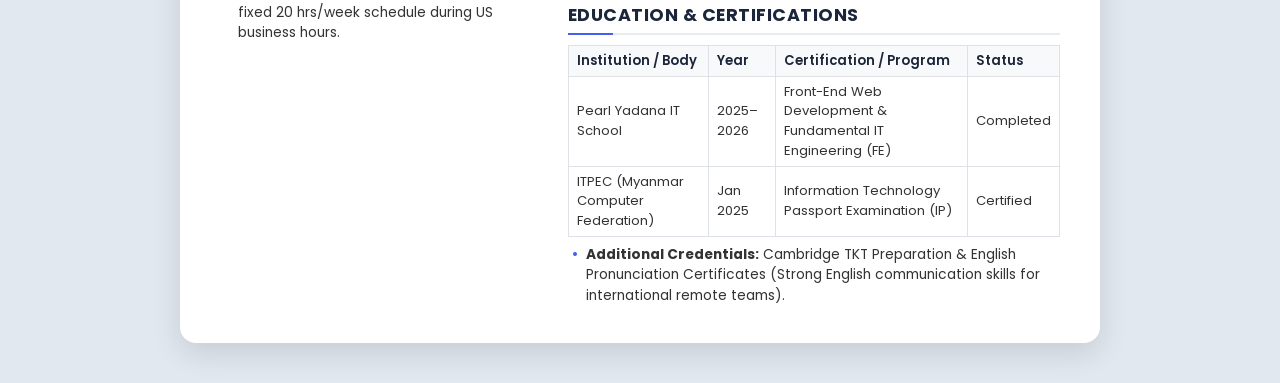
<file: cvp.html>
<!DOCTYPE html>
<html lang="en">

<head>
    <meta charset="UTF-8">
    <meta name="viewport" content="width=device-width, initial-scale=1.0">
    <title>CV – Wai Lin Aung | Web Developer (Marketing Sites)</title>
    <link href="https://fonts.googleapis.com/css2?family=Poppins:wght@300;400;500;600;700&display=swap" rel="stylesheet">
    <link rel="stylesheet" href="https://cdnjs.cloudflare.com/ajax/libs/font-awesome/6.4.0/css/all.min.css">
    <style>
        :root {
            --primary: #4361ee;
            --primary-light: #4895ef;
            --secondary: #3f37c9;
            --dark: #1b263b;
            --light: #f8f9fa;
            --accent: #f72585;
            --gray: #6c757d;
            --light-gray: #e9ecef;
        }

        * {
            box-sizing: border-box;
            -webkit-print-color-adjust: exact !important;
            print-color-adjust: exact !important;
        }

        body {
            background-color: #e2e8f0;
            font-family: 'Poppins', sans-serif;
            margin: 0;
            padding: 0;
            display: flex;
            flex-direction: column;
            align-items: center;
            color: #333;
            line-height: 1.5;
            font-size: 13.2px;
            overflow-x: hidden;
        }

        /* Floating Action Bar (Hidden when printing) */
        .top-action-bar {
            position: sticky;
            top: 12px;
            z-index: 999;
            display: flex;
            flex-wrap: wrap;
            justify-content: center;
            gap: 10px;
            background: rgba(27, 38, 59, 0.95);
            backdrop-filter: blur(8px);
            padding: 10px 18px;
            border-radius: 30px;
            margin: 12px 10px 0;
            box-shadow: 0 4px 15px rgba(0, 0, 0, 0.25);
        }

        .action-btn {
            background: var(--primary);
            color: #fff;
            border: none;
            padding: 7px 15px;
            border-radius: 20px;
            font-family: 'Poppins', sans-serif;
            font-size: 12px;
            font-weight: 500;
            cursor: pointer;
            display: flex;
            align-items: center;
            gap: 6px;
            transition: 0.2s;
        }

        .action-btn.mobile-pdf {
            background: var(--accent);
        }

        .action-btn.secondary {
            background: rgba(255, 255, 255, 0.18);
        }

        .action-btn:hover {
            opacity: 0.92;
            transform: translateY(-1px);
        }

        /* Wrapper for scaling on small screens in Sheet Mode */
        .scale-wrapper {
            width: 100%;
            display: flex;
            justify-content: center;
            padding: 20px 0 40px;
            transform-origin: top center;
        }

        .cv-container {
            background: #ffffff;
            width: 920px;
            min-width: 920px;
            border-radius: 16px;
            box-shadow: 0 10px 30px rgba(0, 0, 0, 0.12);
            overflow: hidden;
            position: relative;
            transition: all 0.25s ease;
        }

        .header {
            background: linear-gradient(135deg, var(--primary), var(--secondary));
            color: white;
            padding: 32px 40px;
            display: flex;
            align-items: center;
            gap: 28px;
            position: relative;
        }

        .header::before {
            content: '';
            position: absolute;
            top: 0;
            right: 0;
            width: 120px;
            height: 120px;
            background: rgba(255, 255, 255, 0.1);
            border-radius: 0 0 0 100%;
        }

        .profile-photo {
            width: 130px;
            height: 130px;
            object-fit: cover;
            border-radius: 50%;
            border: 4px solid rgba(255, 255, 255, 0.35);
            box-shadow: 0 5px 15px rgba(0, 0, 0, 0.2);
            z-index: 1;
            background-color: rgba(255, 255, 255, 0.2);
            flex-shrink: 0;
        }

        .header-text {
            flex-grow: 1;
            z-index: 1;
        }

        .header-top-meta {
            display: flex;
            flex-wrap: wrap;
            gap: 15px;
            font-size: 0.78rem;
            background: rgba(255, 255, 255, 0.15);
            padding: 4px 12px;
            border-radius: 20px;
            width: fit-content;
            margin-bottom: 8px;
        }

        .header-text h1 {
            margin: 0;
            font-size: 1.95rem;
            font-weight: 700;
            letter-spacing: 0.5px;
        }

        .header-text h3 {
            margin: 4px 0 0;
            font-weight: 400;
            opacity: 0.95;
            font-size: 1.08rem;
        }

        .contact-info {
            display: flex;
            flex-wrap: wrap;
            gap: 18px;
            margin-top: 12px;
        }

        .contact-item {
            display: flex;
            align-items: center;
            gap: 8px;
            font-size: 0.86rem;
        }

        .contact-item i {
            color: #ff85c0;
        }

        .main-content {
            padding: 32px 40px;
            display: grid;
            grid-template-columns: 1fr 1.55fr;
            gap: 30px;
        }

        .left-column,
        .right-column {
            display: flex;
            flex-direction: column;
            gap: 22px;
        }

        .section h2 {
            color: var(--dark);
            font-size: 1.1rem;
            margin: 0 0 10px 0;
            padding-bottom: 5px;
            border-bottom: 2px solid var(--light-gray);
            position: relative;
            text-transform: uppercase;
            letter-spacing: 0.5px;
        }

        .section h2::after {
            content: '';
            position: absolute;
            bottom: -2px;
            left: 0;
            width: 45px;
            height: 2px;
            background: var(--primary);
        }

        .info-list p {
            margin: 5px 0;
            display: flex;
            align-items: flex-start;
            font-size: 0.86rem;
        }

        .info-list p span:first-child {
            font-weight: 600;
            color: var(--dark);
            min-width: 125px;
            flex-shrink: 0;
            display: inline-block;
        }

        ul {
            padding-left: 18px;
            margin: 0;
        }

        ul li {
            margin-bottom: 5px;
            position: relative;
            list-style-type: none;
            font-size: 0.86rem;
        }

        ul li::before {
            content: '•';
            color: var(--primary);
            font-weight: bold;
            display: inline-block;
            width: 1em;
            margin-left: -1em;
        }

        .skills-group {
            margin-bottom: 10px;
        }

        .skills-group-title {
            font-weight: 600;
            font-size: 0.84rem;
            color: var(--dark);
            margin-bottom: 5px;
        }

        .skills {
            display: flex;
            flex-wrap: wrap;
            gap: 6px;
        }

        .skill-tag {
            background: var(--light-gray);
            padding: 3px 10px;
            border-radius: 15px;
            font-size: 0.76rem;
            font-weight: 500;
        }

        .skill-tag.highlight {
            background: var(--primary-light);
            color: white;
        }

        .objective {
            background: var(--light);
            padding: 15px 18px;
            border-radius: 8px;
            border-left: 4px solid var(--primary);
        }

        .objective p {
            margin: 0;
            font-size: 0.88rem;
        }

        .project-card {
            background: var(--light);
            padding: 14px 18px;
            border-radius: 8px;
            margin-bottom: 12px;
            border-left: 4px solid var(--primary-light);
        }

        .project-card:last-child {
            margin-bottom: 0;
        }

        .project-card h3 {
            margin: 0 0 6px;
            color: var(--dark);
            font-size: 0.96rem;
            display: flex;
            justify-content: space-between;
            align-items: center;
            flex-wrap: wrap;
            gap: 6px;
        }

        .project-card h3 span {
            font-size: 0.78rem;
            color: var(--primary);
            font-weight: 600;
        }

        .table-responsive {
            width: 100%;
            overflow-x: auto;
        }

        .edu-table {
            width: 100%;
            border-collapse: collapse;
            margin-bottom: 8px;
            font-size: 0.82rem;
        }

        .edu-table th,
        .edu-table td {
            border: 1px solid #dee2e6;
            padding: 5px 8px;
            text-align: left;
        }

        .edu-table th {
            background-color: var(--light);
            color: var(--dark);
            font-weight: 600;
        }

        /* =========================================================
           MOBILE VIEW MODE (Works on both Laptop & Phone)
           ========================================================= */
        body.mobile-stack-mode .scale-wrapper {
            transform: none !important;
            height: auto !important;
            padding: 15px 10px 40px;
        }

        body.mobile-stack-mode .cv-container {
            width: 100%;
            min-width: unset;
            max-width: 480px;
            margin: 0 auto;
            border-radius: 16px;
        }

        body.mobile-stack-mode .header {
            flex-direction: column;
            text-align: center;
            padding: 26px 20px;
            gap: 14px;
        }

        body.mobile-stack-mode .profile-photo {
            width: 110px;
            height: 110px;
        }

        body.mobile-stack-mode .header-top-meta {
            justify-content: center;
            margin-left: auto;
            margin-right: auto;
            font-size: 0.72rem;
            gap: 8px;
        }

        body.mobile-stack-mode .header-text h1 {
            font-size: 1.45rem;
        }

        body.mobile-stack-mode .header-text h3 {
            font-size: 0.92rem;
        }

        body.mobile-stack-mode .contact-info {
            justify-content: center;
            gap: 10px;
        }

        body.mobile-stack-mode .main-content {
            grid-template-columns: 1fr;
            padding: 22px 18px;
            gap: 20px;
        }

        body.mobile-stack-mode .info-list p {
            flex-direction: row;
            flex-wrap: wrap;
            border-bottom: 1px dashed #eee;
            padding-bottom: 4px;
        }

        /* =========================================================
           PRINT / SAVE AS PDF SETTINGS (Supports Both Views!)
           ========================================================= */
        @page {
            size: A4 portrait;
            margin: 7mm;
        }

        @media print {
            body {
                background: #fff !important;
            }

            .top-action-bar {
                display: none !important;
            }

            .scale-wrapper {
                transform: none !important;
                height: auto !important;
                padding: 0 !important;
            }

            /* 1. Desktop 2-Column PDF Output */
            body:not(.mobile-stack-mode) .cv-container {
                width: 100% !important;
                min-width: 100% !important;
                margin: 0 !important;
                box-shadow: none !important;
                border-radius: 0 !important;
            }

            body:not(.mobile-stack-mode) .main-content {
                grid-template-columns: 1fr 1.55fr !important;
                padding: 22px 28px !important;
                gap: 22px !important;
            }

            body:not(.mobile-stack-mode) .header {
                flex-direction: row !important;
                text-align: left !important;
                padding: 22px 28px !important;
            }

            /* 2. Mobile 1-Column PDF Output */
            body.mobile-stack-mode .cv-container {
                width: 100% !important;
                max-width: 500px !important;
                min-width: unset !important;
                margin: 0 auto !important;
                box-shadow: none !important;
                border: 1px solid #e2e8f0 !important;
                border-radius: 14px !important;
            }

            body.mobile-stack-mode .header {
                flex-direction: column !important;
                text-align: center !important;
                padding: 24px 20px !important;
            }

            body.mobile-stack-mode .main-content {
                grid-template-columns: 1fr !important;
                padding: 20px !important;
                gap: 18px !important;
            }

            .section, .project-card {
                break-inside: avoid;
            }
        }
    </style>
</head>

<body>

    <!-- Floating Action Bar (Hidden in PDF/Print) -->
    <div class="top-action-bar">
        <button class="action-btn" onclick="saveDesktopPDF()">
            <i class="fas fa-desktop"></i> Save Desktop PDF (2-Col)
        </button>
        <button class="action-btn mobile-pdf" onclick="saveMobilePDF()">
            <i class="fas fa-mobile-alt"></i> Save Mobile PDF (1-Col)
        </button>
        <button class="action-btn secondary" id="toggleViewBtn" onclick="toggleViewMode()">
            <i class="fas fa-sync-alt"></i> Preview Mobile View
        </button>
    </div>

    <div class="scale-wrapper" id="scaleWrapper">
        <div class="cv-container" id="cvContainer">
            <!-- HEADER -->
            <div class="header">
               <img src="assets/photo_2025-07-10_15-37-55.jpg" alt="Profile Photo" class="profile-photo">
                <div class="header-text">
                    <div class="header-top-meta">
                        <span><strong>Role:</strong> Web Developer (Marketing Sites)</span>
                        <span><strong>Availability:</strong> 20+ hrs/wk (US Hours Aligned)</span>
                        <span><strong>Mode:</strong> 100% Remote</span>
                    </div>
                    <h1>WAI LIN AUNG (Aarush Wyatt)</h1>
                    <h3>Web Developer (Marketing Sites, Webflow, Technical SEO & CRM Integrations)</h3>
                    <div class="contact-info">
                        <div class="contact-item">
                            <i class="fas fa-map-marker-alt"></i>
                            <span>Mandalay, Myanmar (Remote)</span>
                        </div>
                        <div class="contact-item">
                            <i class="fas fa-phone"></i>
                            <span>+95 9964087512</span>
                        </div>
                        <div class="contact-item">
                            <i class="fas fa-envelope"></i>
                            <span>wailinaungmam2020@gmail.com</span>
                        </div>
                    </div>
                </div>
            </div>

            <!-- MAIN CONTENT -->
            <div class="main-content">
                <!-- LEFT COLUMN -->
                <div class="left-column">

                    <!-- 1. DETAILS & AVAILABILITY -->
                    <div class="section info-list">
                        <h2>1. Candidate Details</h2>
                        <p><span>Full Name:</span> <span>Wai Lin Aung</span></p>
                        <p><span>Work Setup:</span> <span>100% Remote (High-Speed Fiber + Power Backup)</span></p>
                        <p><span>Schedule:</span> <span>Part-Time (20 hrs/week)</span></p>
                        <p><span>Time Zone:</span> <span>Flexible (Aligned with US Morning/Afternoon Hours)</span></p>
                        <p><span>Onboarding:</span> <span>Immediate</span></p>
                    </div>

                    <!-- 2. TECHNICAL & MARKETING WEB SKILLS -->
                    <div class="section">
                        <h2>2. Core Web Skills</h2>
                        <div class="skills-group">
                            <div class="skills-group-title">Frontend & Web Platforms:</div>
                            <div class="skills">
                                <div class="skill-tag highlight">HTML5</div>
                                <div class="skill-tag highlight">CSS3</div>
                                <div class="skill-tag highlight">JavaScript (ES6+)</div>
                                <div class="skill-tag highlight">Webflow</div>
                                <div class="skill-tag highlight">Responsive Design</div>
                                <div class="skill-tag">WordPress</div>
                                <div class="skill-tag">Angular</div>
                                <div class="skill-tag">Bootstrap</div>
                                <div class="skill-tag">Figma to Web</div>
                            </div>
                        </div>

                        <div class="skills-group">
                            <div class="skills-group-title">Marketing Tech, SEO & Analytics:</div>
                            <div class="skills">
                                <div class="skill-tag highlight">Technical SEO</div>
                                <div class="skill-tag highlight">Google Analytics (GA4)</div>
                                <div class="skill-tag highlight">Event Tracking</div>
                                <div class="skill-tag highlight">CRM Integration</div>
                                <div class="skill-tag">Salesforce / HubSpot / Odoo CRM</div>
                                <div class="skill-tag">Lead Capture Forms</div>
                                <div class="skill-tag">Page Speed Optimization</div>
                                <div class="skill-tag">Metadata & Schema</div>
                            </div>
                        </div>

                        <div class="skills-group">
                            <div class="skills-group-title">DevOps, Backend & AI Workflow:</div>
                            <div class="skills">
                                <div class="skill-tag highlight">AI-First Development</div>
                                <div class="skill-tag highlight">Hosting & DNS Config</div>
                                <div class="skill-tag">Git & Deployments</div>
                                <div class="skill-tag">Python</div>
                                <div class="skill-tag">Java / Spring MVC</div>
                                <div class="skill-tag">PostgreSQL / MySQL</div>
                                <div class="skill-tag">Linux / VS Code</div>
                            </div>
                        </div>
                    </div>

                    <!-- 3. LANGUAGES & COLLABORATION -->
                    <div class="section">
                        <h2>3. Languages & Soft Skills</h2>
                        <ul>
                            <li><strong>English:</strong> Fluent / Professional Working Proficiency (Clear written & verbal communication with non-technical marketing teams)</li>
                            <li><strong>Burmese:</strong> Native Speaker</li>
                            <li><strong>Key Strengths:</strong> Self-Directed Ownership, Eye for UI/UX Design, Attention to Detail, Priority Management & Fast Turnaround</li>
                        </ul>
                    </div>

                    <!-- 4. REMOTE WORK READINESS -->
                    <div class="section">
                        <h2>4. Why I Fit Blue Coding</h2>
                        <ul>
                            <li><strong>Marketing-Minded Dev:</strong> Deep understanding of how lead forms, tracking events, and CRM pipelines drive conversions.</li>
                            <li><strong>AI-First Efficiency:</strong> Leverages modern AI coding and debugging workflows to ship clean, responsive pages rapidly.</li>
                            <li><strong>Reliable Schedule:</strong> Fully committed to a fixed 20 hrs/week schedule during US business hours.</li>
                        </ul>
                    </div>

                </div>

                <!-- RIGHT COLUMN -->
                <div class="right-column">

                    <!-- PROFESSIONAL SUMMARY -->
                    <div class="section objective">
                        <h2>Professional Profile</h2>
                        <p>Detail-oriented Web Developer and Enterprise Application Specialist with strong expertise in <strong>HTML5, CSS3, JavaScript, responsive web building, and CRM integrations</strong>. Experienced in turning Figma/design mockups into fast, SEO-optimized marketing pages, configuring DNS/hosting deployments, and connecting web forms to backend CRM workflows. Adopting an <strong>AI-First development approach</strong> to deliver high-converting, pixel-perfect websites for cross-functional marketing teams.</p>
                    </div>

                    <!-- WORK EXPERIENCE -->
                    <div class="section">
                        <h2>Professional Experience</h2>
                        <div class="project-card">
                            <h3>Web & Enterprise Application Specialist – MMTech <span>2025 – 2026</span></h3>
                            <ul>
                                <li>Built, customized, and maintained responsive client-facing web interfaces and portals using <strong>HTML5, CSS3, JavaScript, and modern CMS/ERP templates</strong>, ensuring seamless mobile and desktop display.</li>
                                <li>Integrated website lead-capture forms and customer touchpoints directly with <strong>CRM & Sales pipelines</strong>, automating lead routing and data validation.</li>
                                <li>Applied <strong>on-page technical SEO best practices</strong>—optimizing heading structures (H1-H6), metadata, clean URLs, redirects, and asset loading speeds.</li>
                                <li>Managed domain <strong>DNS configurations, web hosting environments, and live production deployments</strong> with zero downtime.</li>
                                <li>Collaborated closely with non-technical stakeholders, marketing teams, and designers to translate business requirements into functional web pages and user workflows.</li>
                                <li>Conducted cross-browser QA testing, mobile responsiveness fixes, and tracking verification prior to go-live launches.</li>
                            </ul>
                        </div>
                    </div>

                    <!-- WEB & SOFTWARE PROJECTS -->
                    <div class="section">
                        <h2>Key Web & Technical Projects</h2>
                        <div class="project-card">
                            <h3>Marketing Websites, Web Apps & CRM Projects <span>2024 – 2026</span></h3>
                            <ul>
                                <li><strong>Responsive Marketing & Portfolio Websites:</strong> Designed and shipped mobile-first informational websites using HTML5, CSS3, JavaScript, and component-based templates (Webflow/Bootstrap), complete with Google Analytics event tracking and SEO metadata.</li>
                                <li><strong>Figma-to-Web UI Implementation:</strong> Converted custom UI/UX design systems from Figma into clean, reusable frontend components with high page-speed scores.</li>
                                <li><strong>Enterprise Web Applications (Angular, Java & Spring MVC):</strong> Developed full-stack Warehouse and Healthcare web portals featuring dynamic dashboards, form validation, and RESTful data integrations.</li>
                            </ul>
                        </div>
                    </div>

                    <!-- EDUCATIONAL BACKGROUND -->
                    <div class="section">
                        <h2>Education & Certifications</h2>
                        <div class="table-responsive">
                            <table class="edu-table">
                                <thead>
                                    <tr>
                                        <th>Institution / Body</th>
                                        <th>Year</th>
                                        <th>Certification / Program</th>
                                        <th>Status</th>
                                    </tr>
                                </thead>
                                <tbody>
                                    <tr>
                                        <td>Pearl Yadana IT School</td>
                                        <td>2025–2026</td>
                                        <td>Front-End Web Development & Fundamental IT Engineering (FE)</td>
                                        <td>Completed</td>
                                    </tr>
                                    <tr>
                                        <td>ITPEC (Myanmar Computer Federation)</td>
                                        <td>Jan 2025</td>
                                        <td>Information Technology Passport Examination (IP)</td>
                                        <td>Certified</td>
                                    </tr>
                                </tbody>
                            </table>
                        </div>
                        <ul>
                            <li><strong>Additional Credentials:</strong> Cambridge TKT Preparation & English Pronunciation Certificates (Strong English communication skills for international remote teams).</li>
                        </ul>
                    </div>

                </div>
            </div>
        </div>
    </div>

    <script>
        let isMobileStack = false;

        function adjustCVScale() {
            const wrapper = document.getElementById('scaleWrapper');
            const container = document.getElementById('cvContainer');

            if (isMobileStack || window.innerWidth >= 940) {
                wrapper.style.transform = 'none';
                wrapper.style.height = 'auto';
                return;
            }

            const availableWidth = window.innerWidth - 16;
            const scale = availableWidth / 920;
            wrapper.style.transform = `scale(${scale})`;
            wrapper.style.height = `${(container.offsetHeight * scale) + 25}px`;
        }

        function setViewMode(mobileMode) {
            isMobileStack = mobileMode;
            document.body.classList.toggle('mobile-stack-mode', isMobileStack);
            const btn = document.getElementById('toggleViewBtn');
            if (isMobileStack) {
                btn.innerHTML = '<i class="fas fa-sync-alt"></i> Preview Desktop View';
            } else {
                btn.innerHTML = '<i class="fas fa-sync-alt"></i> Preview Mobile View';
            }
            adjustCVScale();
        }

        function toggleViewMode() {
            setViewMode(!isMobileStack);
        }

        function saveDesktopPDF() {
            setViewMode(false);
            setTimeout(() => {
                window.print();
            }, 150);
        }

        function saveMobilePDF() {
            setViewMode(true);
            setTimeout(() => {
                window.print();
            }, 150);
        }

        window.addEventListener('load', adjustCVScale);
        window.addEventListener('resize', adjustCVScale);
    </script>

</body>

</html>
</file>
<file: style.css>
/* =========================================
VARIABLES
========================================= */

:root {
    --primary: #2563eb;
    --primary-dark: #1d4ed8;
    --primary-light: #60a5fa;
    --dark: #111827;
    --text: #374151;
    --text-light: #6b7280;
    --white: #ffffff;
    --light-bg: #f8fafc;
    --border: #e5e7eb;
    --radius: 14px;
    --radius-sm: 9px;
    --transition-fast: 0.2s ease;
    --transition-base: 0.3s cubic-bezier(0.4, 0, 0.2, 1);
}

/* =========================================
RESET
========================================= */

* {
    margin: 0;
    padding: 0;
    box-sizing: border-box;
}

html {
    scroll-behavior: smooth;
    scroll-padding-top: 80px;
}

body {
    font-family: "Inter", system-ui, -apple-system, sans-serif;
    color: var(--text);
    background: var(--white);
    line-height: 1.7;
    -webkit-font-smoothing: antialiased;
    -moz-osx-font-smoothing: grayscale;
}

a {
    color: inherit;
    text-decoration: none;
}

button {
    font-family: inherit;
    cursor: pointer;
    border: none;
    background: none;
}

img {
    max-width: 100%;
    display: block;
}

::selection {
    background: rgba(37, 99, 235, 0.2);
    color: var(--dark);
}

.container {
    width: min(100% - 40px, 1100px);
    margin-inline: auto;
}

:focus-visible {
    outline: 2px solid var(--primary);
    outline-offset: 3px;
    border-radius: 4px;
}

/* =========================================
NAVBAR
========================================= */

.navbar {
    position: sticky;
    top: 0;
    z-index: 100;

    background: rgba(255, 255, 255, 0.85);
    backdrop-filter: blur(16px);
    -webkit-backdrop-filter: blur(16px);

    border-bottom: 1px solid rgba(229, 231, 235, 0.6);

    transition: box-shadow var(--transition-base);
}

.navbar.is-scrolled {
    box-shadow: 0 4px 20px rgba(0, 0, 0, 0.05);
}

.navbar__content {
    min-height: 72px;
    display: flex;
    align-items: center;
    justify-content: space-between;
    gap: 30px;
}

.logo {
    display: inline-flex;
    align-items: center;
    gap: 12px;
    font-size: 15px;
    font-weight: 800;
    letter-spacing: 0.5px;
    color: var(--dark);
    transition: color var(--transition-fast);
}

.logo:hover {
    color: var(--primary);
}

/* =========================================
ANIMATED LOGO AVATAR
========================================= */

.logo__avatar {
    position: relative;
    display: grid;
    place-items: center;
    width: 42px;
    height: 42px;
    border-radius: 50%;
    overflow: hidden;
    border: 2px solid #ffffff;
    box-shadow: 0 4px 12px rgba(37, 99, 235, 0.3);
    background: linear-gradient(135deg, #2563eb, #60a5fa);
    transition: transform 0.3s ease, box-shadow 0.3s ease;
    animation: logoFloat 4s ease-in-out infinite;
    z-index: 1;
}

.logo__avatar::before {
    content: "";
    position: absolute;
    inset: -4px;
    border-radius: 50%;
    background: conic-gradient(
        from 0deg,
        #2563eb,
        #60a5fa,
        transparent,
        #2563eb
    );
    animation: logoRotate 4s linear infinite;
    z-index: -1;
    opacity: 0.9;
}

.logo__avatar::after {
    content: "";
    position: absolute;
    inset: -8px;
    border-radius: 50%;
    background: radial-gradient(circle, rgba(37, 99, 235, 0.4), transparent 70%);
    animation: logoGlow 3s ease-in-out infinite;
    z-index: -2;
    filter: blur(8px);
}

.logo__avatar-img {
    width: 100%;
    height: 100%;
    object-fit: cover;
    display: block;
    transition: transform 0.3s ease;
}

.logo:hover .logo__avatar {
    transform: scale(1.1);
    box-shadow: 0 8px 20px rgba(37, 99, 235, 0.5);
}

.logo:hover .logo__avatar-img {
    transform: scale(1.1);
}

@keyframes logoFloat {
    0%, 100% { transform: translateY(0); }
    50% { transform: translateY(-3px); }
}

@keyframes logoRotate {
    to { transform: rotate(360deg); }
}

@keyframes logoGlow {
    0%, 100% { opacity: 0.4; transform: scale(1); }
    50% { opacity: 1; transform: scale(1.2); }
}

/* =========================================
NAV
========================================= */

.nav {
    display: flex;
    align-items: center;
    gap: 4px;
    font-size: 14px;
    font-weight: 500;
}

.nav__link {
    position: relative;
    padding: 8px 14px;
    color: var(--text-light);
    border-radius: 8px;
    transition: color var(--transition-fast), background var(--transition-fast);
}

.nav__link:hover {
    color: var(--primary);
    background: rgba(37, 99, 235, 0.06);
}

.nav__link.is-active {
    color: var(--primary);
    background: rgba(37, 99, 235, 0.08);
    font-weight: 600;
}

.nav-toggle {
    display: none;
    flex-direction: column;
    gap: 5px;
    padding: 8px;
}

.nav-toggle span {
    display: block;
    width: 22px;
    height: 2px;
    background: var(--dark);
    border-radius: 2px;
    transition: transform var(--transition-base), opacity var(--transition-base);
}

.nav-toggle.is-open span:nth-child(1) {
    transform: translateY(7px) rotate(45deg);
}

.nav-toggle.is-open span:nth-child(2) {
    opacity: 0;
}

.nav-toggle.is-open span:nth-child(3) {
    transform: translateY(-7px) rotate(-45deg);
}

/* =========================================
HERO
========================================= */

.hero {
    position: relative;
    padding: 100px 0;
    overflow: hidden;
    background:
        radial-gradient(circle at 80% 20%, rgba(37, 99, 235, 0.10), transparent 35%),
        radial-gradient(circle at 10% 80%, rgba(96, 165, 250, 0.08), transparent 40%),
        var(--light-bg);
}

.hero__content {
    display: grid;
    grid-template-columns: 1fr 300px;
    align-items: center;
    gap: 80px;
}

.hero__badge {
    display: inline-flex;
    align-items: center;
    gap: 8px;
    padding: 6px 14px;
    margin-bottom: 20px;
    color: var(--primary);
    background: rgba(37, 99, 235, 0.08);
    border: 1px solid rgba(37, 99, 235, 0.15);
    border-radius: 100px;
    font-size: 12px;
    font-weight: 600;
}

.hero__badge-dot {
    width: 6px;
    height: 6px;
    background: #22c55e;
    border-radius: 50%;
    animation: pulse 2s ease-in-out infinite;
}

.hero h1 {
    margin-bottom: 8px;
    color: var(--dark);
    font-size: clamp(42px, 7vw, 68px);
    line-height: 1.05;
    font-weight: 800;
    letter-spacing: -2px;
}

.hero h2 {
    margin-bottom: 22px;
    color: var(--text);
    font-size: clamp(20px, 3vw, 28px);
    line-height: 1.3;
    font-weight: 600;
}

.hero h2 span {
    display: inline-block;
    margin: 0 4px;
    color: var(--primary);
    font-weight: 800;
}

.hero p {
    max-width: 680px;
    margin-bottom: 30px;
    color: var(--text-light);
    font-size: 16px;
}

.hero__buttons {
    display: flex;
    gap: 12px;
    flex-wrap: wrap;
}

.hero__meta {
    display: flex;
    flex-wrap: wrap;
    gap: 20px;
    margin-top: 25px;
    font-size: 13px;
    color: var(--text-light);
}

.hero__meta span {
    display: inline-flex;
    align-items: center;
    gap: 6px;
}

/* =========================================
BUTTONS
========================================= */

.btn {
    display: inline-flex;
    align-items: center;
    justify-content: center;
    gap: 8px;
    padding: 12px 20px;
    border-radius: var(--radius-sm);
    font-size: 14px;
    font-weight: 600;
    transition:
        transform var(--transition-fast),
        background var(--transition-fast),
        color var(--transition-fast),
        border-color var(--transition-fast),
        box-shadow var(--transition-fast);
}

.btn svg {
    transition: transform var(--transition-fast);
}

.btn:hover {
    transform: translateY(-2px);
}

.btn:active {
    transform: translateY(0);
}

.btn--primary {
    color: var(--white);
    background: var(--primary);
    box-shadow: 0 4px 14px rgba(37, 99, 235, 0.25);
}

.btn--primary:hover {
    background: var(--primary-dark);
    box-shadow: 0 6px 20px rgba(37, 99, 235, 0.35);
}

.btn--primary:hover svg {
    transform: translateX(3px);
}

.btn--outline {
    color: var(--dark);
    background: var(--white);
    border: 1px solid var(--border);
}

.btn--outline:hover {
    border-color: var(--primary);
    color: var(--primary);
    box-shadow: 0 4px 14px rgba(37, 99, 235, 0.1);
}

.btn--large {
    padding: 14px 28px;
    font-size: 15px;
}

.btn--small {
    padding: 9px 16px;
    font-size: 13px;
}

/* =========================================
HERO CARD
========================================= */

.hero__card {
    position: relative;
    padding: 35px 25px;
    background: var(--white);
    border: 1px solid var(--border);
    border-radius: var(--radius);
    text-align: center;
    box-shadow: 0 20px 50px rgba(0, 0, 0, 0.06);
    animation: float 6s ease-in-out infinite;
}

.hero__card h3 {
    margin-top: 18px;
    color: var(--dark);
    font-size: 20px;
}

.hero__card p {
    margin: 2px 0 15px;
    color: var(--text-light);
    font-size: 13px;
}

.hero__card-glow {
    position: absolute;
    inset: -2px;
    background: linear-gradient(135deg, var(--primary), var(--primary-light), var(--primary));
    background-size: 200% 200%;
    border-radius: var(--radius);
    opacity: 0.15;
    filter: blur(20px);
    z-index: -1;
    animation: gradientShift 8s ease infinite;
}

/* =========================================
REAL PROFILE PHOTO
========================================= */

.profile-real {
    position: relative;
    width: 130px;
    height: 130px;
    margin: 0 auto;
    border-radius: 50%;
    overflow: hidden;
    border: 4px solid #ffffff;
    box-shadow: 0 12px 30px rgba(37, 99, 235, 0.3);
    background: linear-gradient(135deg, #2563eb, #60a5fa);
    transition: transform 0.3s ease, box-shadow 0.3s ease;
}

.profile-real:hover {
    transform: scale(1.05);
    box-shadow: 0 18px 40px rgba(37, 99, 235, 0.5);
}

.profile-real__img {
    width: 100%;
    height: 100%;
    object-fit: cover;
    display: block;
}

/* =========================================
HERO CARD STATS
========================================= */

.hero__card-stats {
    display: grid;
    grid-template-columns: 1fr 1fr;
    gap: 12px;
    margin-top: 20px;
    padding-top: 18px;
    border-top: 1px solid var(--border);
}

.hero__card-stats > div {
    text-align: center;
}

.hero__card-stats strong {
    display: block;
    color: var(--primary);
    font-size: 22px;
    font-weight: 800;
    line-height: 1;
}

.hero__card-stats span {
    display: block;
    margin-top: 4px;
    color: var(--text-light);
    font-size: 11px;
}

.status {
    display: inline-flex;
    align-items: center;
    gap: 7px;
    color: var(--text-light);
    font-size: 12px;
}

.status__dot {
    width: 7px;
    height: 7px;
    background: #22c55e;
    border-radius: 50%;
    animation: pulse 2s ease-in-out infinite;
}

/* =========================================
SECTIONS
========================================= */

.section {
    padding: 90px 0;
}

.section--light {
    background: var(--light-bg);
}

.section__heading {
    display: flex;
    align-items: center;
    gap: 14px;
    margin-bottom: 45px;
}

.section__heading span {
    color: var(--primary);
    font-size: 13px;
    font-weight: 700;
    letter-spacing: 1px;
}

.section__heading h2 {
    color: var(--dark);
    font-size: 30px;
    font-weight: 800;
    letter-spacing: -0.5px;
}

/* =========================================
ABOUT
========================================= */

.about {
    display: grid;
    grid-template-columns: 1.3fr 1fr;
    gap: 70px;
}

.about__text p {
    margin-bottom: 18px;
    color: var(--text-light);
}

.about__text strong {
    color: var(--dark);
    font-weight: 600;
}

.about__highlights {
    display: grid;
    grid-template-columns: repeat(2, 1fr);
    gap: 14px;
}

.highlight {
    padding: 22px;
    background: var(--white);
    border: 1px solid var(--border);
    border-radius: var(--radius);
    transition:
        transform var(--transition-fast),
        border-color var(--transition-fast),
        box-shadow var(--transition-fast);
}

.highlight:hover {
    transform: translateY(-3px);
    border-color: rgba(37, 99, 235, 0.3);
    box-shadow: 0 10px 25px rgba(0, 0, 0, 0.05);
}

.highlight strong {
    display: block;
    margin-bottom: 4px;
    color: var(--dark);
    font-size: 20px;
}

.highlight span {
    color: var(--text-light);
    font-size: 12px;
}

/* =========================================
SKILLS
========================================= */

.skills-grid {
    display: grid;
    grid-template-columns: repeat(3, 1fr);
    gap: 18px;
}

.skill-card {
    padding: 25px;
    border: 1px solid var(--border);
    border-radius: var(--radius);
    transition:
        transform var(--transition-base),
        box-shadow var(--transition-base),
        border-color var(--transition-base);
}

.skill-card:hover {
    transform: translateY(-5px);
    border-color: rgba(37, 99, 235, 0.2);
    box-shadow: 0 15px 35px rgba(0, 0, 0, 0.07);
}

.skill-card:hover .skill-card__icon {
    background: rgba(37, 99, 235, 0.15);
    transform: scale(1.05);
}

.skill-card h3 {
    margin: 15px 0;
    color: var(--dark);
    font-size: 17px;
}

.skill-card__icon {
    width: 45px;
    height: 45px;
    display: grid;
    place-items: center;
    color: var(--primary);
    background: rgba(37, 99, 235, 0.08);
    border-radius: 10px;
    font-size: 12px;
    font-weight: 800;
    transition: background var(--transition-fast), transform var(--transition-fast);
}

.tags {
    display: flex;
    flex-wrap: wrap;
    gap: 7px;
}

.tags span {
    padding: 5px 9px;
    color: var(--text-light);
    background: var(--light-bg);
    border: 1px solid var(--border);
    border-radius: 6px;
    font-size: 11px;
    font-weight: 500;
    transition: background var(--transition-fast), color var(--transition-fast);
}

/* =========================================
EXPERIENCE
========================================= */

.timeline {
    position: relative;
    padding-left: 30px;
    border-left: 2px solid var(--border);
}

.timeline__item {
    position: relative;
    margin-bottom: 30px;
}

.timeline__item:last-child {
    margin-bottom: 0;
}

.timeline__dot {
    position: absolute;
    left: -37px;
    top: 5px;
    width: 12px;
    height: 12px;
    background: var(--primary);
    border: 3px solid var(--light-bg);
    border-radius: 50%;
    box-shadow: 0 0 0 4px rgba(37, 99, 235, 0.1);
}

.timeline__content {
    padding: 25px;
    background: var(--white);
    border: 1px solid var(--border);
    border-radius: var(--radius);
    transition: box-shadow var(--transition-fast), border-color var(--transition-fast);
}

.timeline__content:hover {
    border-color: rgba(37, 99, 235, 0.2);
    box-shadow: 0 10px 30px rgba(0, 0, 0, 0.05);
}

.timeline__top {
    display: flex;
    justify-content: space-between;
    gap: 20px;
    margin-bottom: 15px;
}

.timeline__top h3 {
    color: var(--dark);
    font-size: 19px;
}

.timeline__top .company {
    margin-top: 3px;
    color: var(--primary);
    font-size: 13px;
    font-weight: 600;
}

.timeline__top .date {
    color: var(--text-light);
    font-size: 12px;
    white-space: nowrap;
}

.timeline__content > p {
    margin-bottom: 18px;
    color: var(--text-light);
    font-size: 14px;
}

.experience-list {
    margin: 15px 0 18px;
    padding-left: 20px;
    list-style: none;
}

.experience-list li {
    position: relative;
    margin-bottom: 8px;
    padding-left: 15px;
    color: var(--text-light);
    font-size: 14px;
    line-height: 1.6;
}

.experience-list li::before {
    content: "▸";
    position: absolute;
    left: 0;
    color: var(--primary);
    font-weight: 700;
}

.experience-list li strong {
    color: var(--dark);
    font-weight: 600;
}

/* =========================================
PROJECTS
========================================= */

.projects-grid {
    display: grid;
    grid-template-columns: repeat(2, 1fr);
    gap: 20px;
}

.project-card {
    position: relative;
    display: flex;
    flex-direction: column;
    padding: 30px;
    border: 1px solid var(--border);
    border-radius: var(--radius);
    overflow: hidden;
    transition:
        transform var(--transition-base),
        box-shadow var(--transition-base),
        border-color var(--transition-base);
}

.project-card::before {
    content: "";
    position: absolute;
    top: 0;
    left: 0;
    width: 100%;
    height: 3px;
    background: linear-gradient(90deg, var(--primary), var(--primary-light));
    transform: scaleX(0);
    transform-origin: left;
    transition: transform var(--transition-base);
}

.project-card:hover {
    transform: translateY(-5px);
    border-color: rgba(37, 99, 235, 0.2);
    box-shadow: 0 20px 45px rgba(0, 0, 0, 0.08);
}

.project-card:hover::before {
    transform: scaleX(1);
}

.project-card:hover .project-link svg {
    transform: translateX(4px);
}

.project-card h3 {
    margin: 25px 0 12px;
    color: var(--dark);
    font-size: 20px;
}

.project-card p {
    margin-bottom: 20px;
    color: var(--text-light);
    font-size: 14px;
    flex-grow: 1;
}

.project-card__number {
    color: var(--primary);
    font-size: 13px;
    font-weight: 800;
}

.project-features {
    margin: 15px 0 20px;
    padding-left: 20px;
    list-style: none;
}

.project-features li {
    position: relative;
    margin-bottom: 6px;
    padding-left: 15px;
    color: var(--text-light);
    font-size: 13px;
    line-height: 1.5;
}

.project-features li::before {
    content: "✓";
    position: absolute;
    left: 0;
    color: var(--primary);
    font-weight: 700;
}

.project-link {
    display: inline-flex;
    align-items: center;
    gap: 6px;
    margin-top: 22px;
    color: var(--primary);
    font-size: 13px;
    font-weight: 600;
}

.project-link:hover {
    color: var(--primary-dark);
}

/* =========================================
EDUCATION
========================================= */

.education-list {
    display: flex;
    flex-direction: column;
    gap: 15px;
}

.education-card {
    display: grid;
    grid-template-columns: 150px 1fr;
    gap: 25px;
    padding: 25px;
    background: var(--white);
    border: 1px solid var(--border);
    border-radius: var(--radius);
}

.education-card__year {
    color: var(--primary);
    font-size: 13px;
    font-weight: 700;
}

.education-card h3 {
    margin-bottom: 6px;
    color: var(--dark);
    font-size: 17px;
}

.education-card p {
    margin-bottom: 4px;
    color: var(--text);
    font-size: 13px;
    font-weight: 500;
}

.education-card span {
    color: var(--text-light);
    font-size: 12px;
}

.education-card .certificate {
    display: inline-block;
    margin-top: 8px;
    padding: 4px 9px;
    color: #15803d;
    background: #f0fdf4;
    border: 1px solid #bbf7d0;
    border-radius: 5px;
    font-weight: 700;
}

/* =========================================
AWARDS
========================================= */

.awards-grid {
    display: grid;
    grid-template-columns: repeat(3, 1fr);
    gap: 20px;
}

.award-card {
    padding: 28px 24px;
    background: var(--white);
    border: 1px solid var(--border);
    border-radius: var(--radius);
    transition: transform var(--transition-base), box-shadow var(--transition-base), border-color var(--transition-base);
}

.award-card:hover {
    transform: translateY(-5px);
    border-color: rgba(37, 99, 235, 0.2);
    box-shadow: 0 15px 35px rgba(0, 0, 0, 0.07);
}

.award-card__icon {
    display: grid;
    place-items: center;
    width: 52px;
    height: 52px;
    margin-bottom: 18px;
    color: var(--primary);
    background: rgba(37, 99, 235, 0.08);
    border-radius: 12px;
}

.award-card h3 {
    margin-bottom: 6px;
    color: var(--dark);
    font-size: 17px;
    font-weight: 700;
}

.award-card__date {
    margin-bottom: 12px;
    color: var(--primary);
    font-size: 12px;
    font-weight: 600;
    text-transform: uppercase;
    letter-spacing: 0.5px;
}

.award-card > p:last-child {
    color: var(--text-light);
    font-size: 13px;
    line-height: 1.6;
}

/* =========================================
LANGUAGES
========================================= */

.languages-grid {
    display: grid;
    grid-template-columns: repeat(2, 1fr);
    gap: 20px;
    margin-bottom: 40px;
}

.language-card {
    padding: 22px 24px;
    background: var(--white);
    border: 1px solid var(--border);
    border-radius: var(--radius);
}

.language-card__header {
    display: flex;
    align-items: center;
    justify-content: space-between;
    margin-bottom: 12px;
}

.language-card__header h3 {
    color: var(--dark);
    font-size: 16px;
    font-weight: 700;
}

.language-card__level {
    color: var(--primary);
    font-size: 12px;
    font-weight: 600;
}

.language-bar {
    width: 100%;
    height: 6px;
    background: var(--border);
    border-radius: 3px;
    overflow: hidden;
}

.language-bar__fill {
    height: 100%;
    background: linear-gradient(90deg, var(--primary), var(--primary-light));
    border-radius: 3px;
    transition: width 1s ease;
}

.soft-skills {
    padding: 28px;
    background: var(--white);
    border: 1px solid var(--border);
    border-radius: var(--radius);
}

.soft-skills h3 {
    margin-bottom: 15px;
    color: var(--dark);
    font-size: 17px;
    font-weight: 700;
}

/* =========================================
DOCUMENTS
========================================= */

.documents-grid {
    display: grid;
    grid-template-columns: repeat(2, 1fr);
    gap: 20px;
}

.document-card {
    padding: 30px;
    background: var(--white);
    border: 1px solid var(--border);
    border-radius: var(--radius);
    transition: transform var(--transition-base), box-shadow var(--transition-base), border-color var(--transition-base);
}

.document-card:hover {
    transform: translateY(-5px);
    border-color: rgba(37, 99, 235, 0.2);
    box-shadow: 0 15px 35px rgba(0, 0, 0, 0.07);
}

.document-card__icon {
    display: grid;
    place-items: center;
    width: 56px;
    height: 56px;
    margin-bottom: 20px;
    color: var(--primary);
    background: rgba(37, 99, 235, 0.08);
    border-radius: 12px;
}

.document-card h3 {
    margin-bottom: 10px;
    color: var(--dark);
    font-size: 18px;
    font-weight: 700;
}

.document-card p {
    margin-bottom: 22px;
    color: var(--text-light);
    font-size: 14px;
    line-height: 1.6;
}

.document-card__actions {
    display: flex;
    gap: 10px;
    flex-wrap: wrap;
}

/* =========================================
CONTACT
========================================= */

.contact {
    padding: 110px 0;
    color: var(--white);
    background: var(--dark);
    text-align: center;
}

.contact__content {
    max-width: 650px;
    margin-inline: auto;
}

.contact__number {
    display: block;
    margin-bottom: 15px;
    color: #60a5fa;
    font-size: 13px;
    font-weight: 700;
}

.contact h2 {
    margin-bottom: 15px;
    font-size: 38px;
    font-weight: 800;
}

.contact p {
    margin-bottom: 28px;
    color: #9ca3af;
    font-size: 14px;
}

.contact__info {
    display: flex;
    flex-wrap: wrap;
    justify-content: center;
    gap: 25px;
    margin-bottom: 30px;
}

.contact__item {
    display: inline-flex;
    align-items: center;
    gap: 8px;
    color: #d1d5db;
    font-size: 14px;
    transition: color var(--transition-fast);
}

.contact__item:hover {
    color: #60a5fa;
}

/* =========================================
FOOTER
========================================= */

.footer {
    padding: 22px 0;
    color: #9ca3af;
    background: #0b1120;
    font-size: 12px;
}

.footer__content {
    display: flex;
    align-items: center;
    justify-content: space-between;
    gap: 20px;
}

.footer__content a {
    color: #d1d5db;
}

.footer__content a:hover {
    color: var(--white);
}

/* =========================================
REVEAL ANIMATIONS
========================================= */

.reveal {
    opacity: 0;
    transform: translateY(30px);
    transition: opacity 0.7s ease, transform 0.7s ease;
}

.reveal.is-visible {
    opacity: 1;
    transform: translateY(0);
}

.skills-grid .reveal:nth-child(1) { transition-delay: 0.05s; }
.skills-grid .reveal:nth-child(2) { transition-delay: 0.1s; }
.skills-grid .reveal:nth-child(3) { transition-delay: 0.15s; }
.skills-grid .reveal:nth-child(4) { transition-delay: 0.2s; }
.skills-grid .reveal:nth-child(5) { transition-delay: 0.25s; }
.skills-grid .reveal:nth-child(6) { transition-delay: 0.3s; }

.projects-grid .reveal:nth-child(1) { transition-delay: 0.05s; }
.projects-grid .reveal:nth-child(2) { transition-delay: 0.1s; }
.projects-grid .reveal:nth-child(3) { transition-delay: 0.15s; }
.projects-grid .reveal:nth-child(4) { transition-delay: 0.2s; }

.awards-grid .reveal:nth-child(1) { transition-delay: 0.05s; }
.awards-grid .reveal:nth-child(2) { transition-delay: 0.1s; }
.awards-grid .reveal:nth-child(3) { transition-delay: 0.15s; }

.documents-grid .reveal:nth-child(1) { transition-delay: 0.05s; }
.documents-grid .reveal:nth-child(2) { transition-delay: 0.1s; }

/* =========================================
BACK TO TOP BUTTON
========================================= */

.back-to-top {
    position: fixed;
    bottom: 30px;
    right: 30px;
    z-index: 99;
    width: 46px;
    height: 46px;
    display: grid;
    place-items: center;
    color: #ffffff;
    background: #2563eb;
    border-radius: 50%;
    box-shadow: 0 8px 20px rgba(37, 99, 235, 0.35);
    opacity: 0;
    visibility: hidden;
    transform: translateY(15px);
    transition: all 0.3s ease;
}

.back-to-top.is-visible {
    opacity: 1;
    visibility: visible;
    transform: translateY(0);
}

.back-to-top:hover {
    background: #1d4ed8;
    transform: translateY(-3px);
}

/* =========================================
ANIMATIONS
========================================= */

@keyframes float {
    0%, 100% { transform: translateY(0); }
    50% { transform: translateY(-10px); }
}

@keyframes pulse {
    0%, 100% { opacity: 1; transform: scale(1); }
    50% { opacity: 0.6; transform: scale(1.2); }
}

@keyframes gradientShift {
    0%, 100% { background-position: 0% 50%; }
    50% { background-position: 100% 50%; }
}

/* =========================================
REDUCED MOTION
========================================= */

@media (prefers-reduced-motion: reduce) {
    *, *::before, *::after {
        animation-duration: 0.01ms !important;
        animation-iteration-count: 1 !important;
        transition-duration: 0.01ms !important;
        scroll-behavior: auto !important;
    }
    .reveal {
        opacity: 1;
        transform: none;
    }
}

/* =========================================
RESPONSIVE
========================================= */

@media (max-width: 900px) {
    .hero__content {
        grid-template-columns: 1fr;
        gap: 45px;
    }

    .hero__card {
        max-width: 320px;
        margin: 0 auto;
    }

    .skills-grid {
        grid-template-columns: repeat(2, 1fr);
    }

    .about {
        grid-template-columns: 1fr;
        gap: 35px;
    }

    .awards-grid {
        grid-template-columns: repeat(2, 1fr);
    }

    .languages-grid {
        grid-template-columns: 1fr;
    }

    .documents-grid {
        grid-template-columns: 1fr;
    }
}

@media (max-width: 820px) {
    .nav-toggle {
        display: flex;
    }

    .nav {
        position: absolute;
        top: 100%;
        left: 0;
        right: 0;
        flex-direction: column;
        align-items: stretch;
        gap: 4px;
        padding: 15px 20px 20px;
        background: rgba(255, 255, 255, 0.98);
        backdrop-filter: blur(16px);
        border-bottom: 1px solid #e5e7eb;
        opacity: 0;
        visibility: hidden;
        transform: translateY(-10px);
        transition: all 0.3s ease;
    }

    .nav.is-open {
        opacity: 1;
        visibility: visible;
        transform: translateY(0);
    }

    .nav__link {
        padding: 12px 16px;
        font-size: 14px;
    }
}

@media (max-width: 650px) {
    .container {
        width: min(100% - 28px, 1100px);
    }

    .hero {
        padding: 65px 0;
    }

    .section {
        padding: 65px 0;
    }

    .skills-grid,
    .projects-grid {
        grid-template-columns: 1fr;
    }

    .awards-grid {
        grid-template-columns: 1fr;
    }

    .about__highlights {
        grid-template-columns: 1fr 1fr;
    }

    .timeline__top {
        flex-direction: column;
        gap: 5px;
    }

    .education-card {
        grid-template-columns: 1fr;
        gap: 8px;
    }

    .contact h2 {
        font-size: 30px;
    }

    .footer__content {
        flex-direction: column;
        text-align: center;
    }

    .logo__text {
        display: none;
    }

    .hero__meta {
        gap: 12px;
        font-size: 12px;
    }

    .contact__info {
        flex-direction: column;
        gap: 12px;
    }

    .hero__card-stats strong {
        font-size: 18px;
    }
}
</file>
